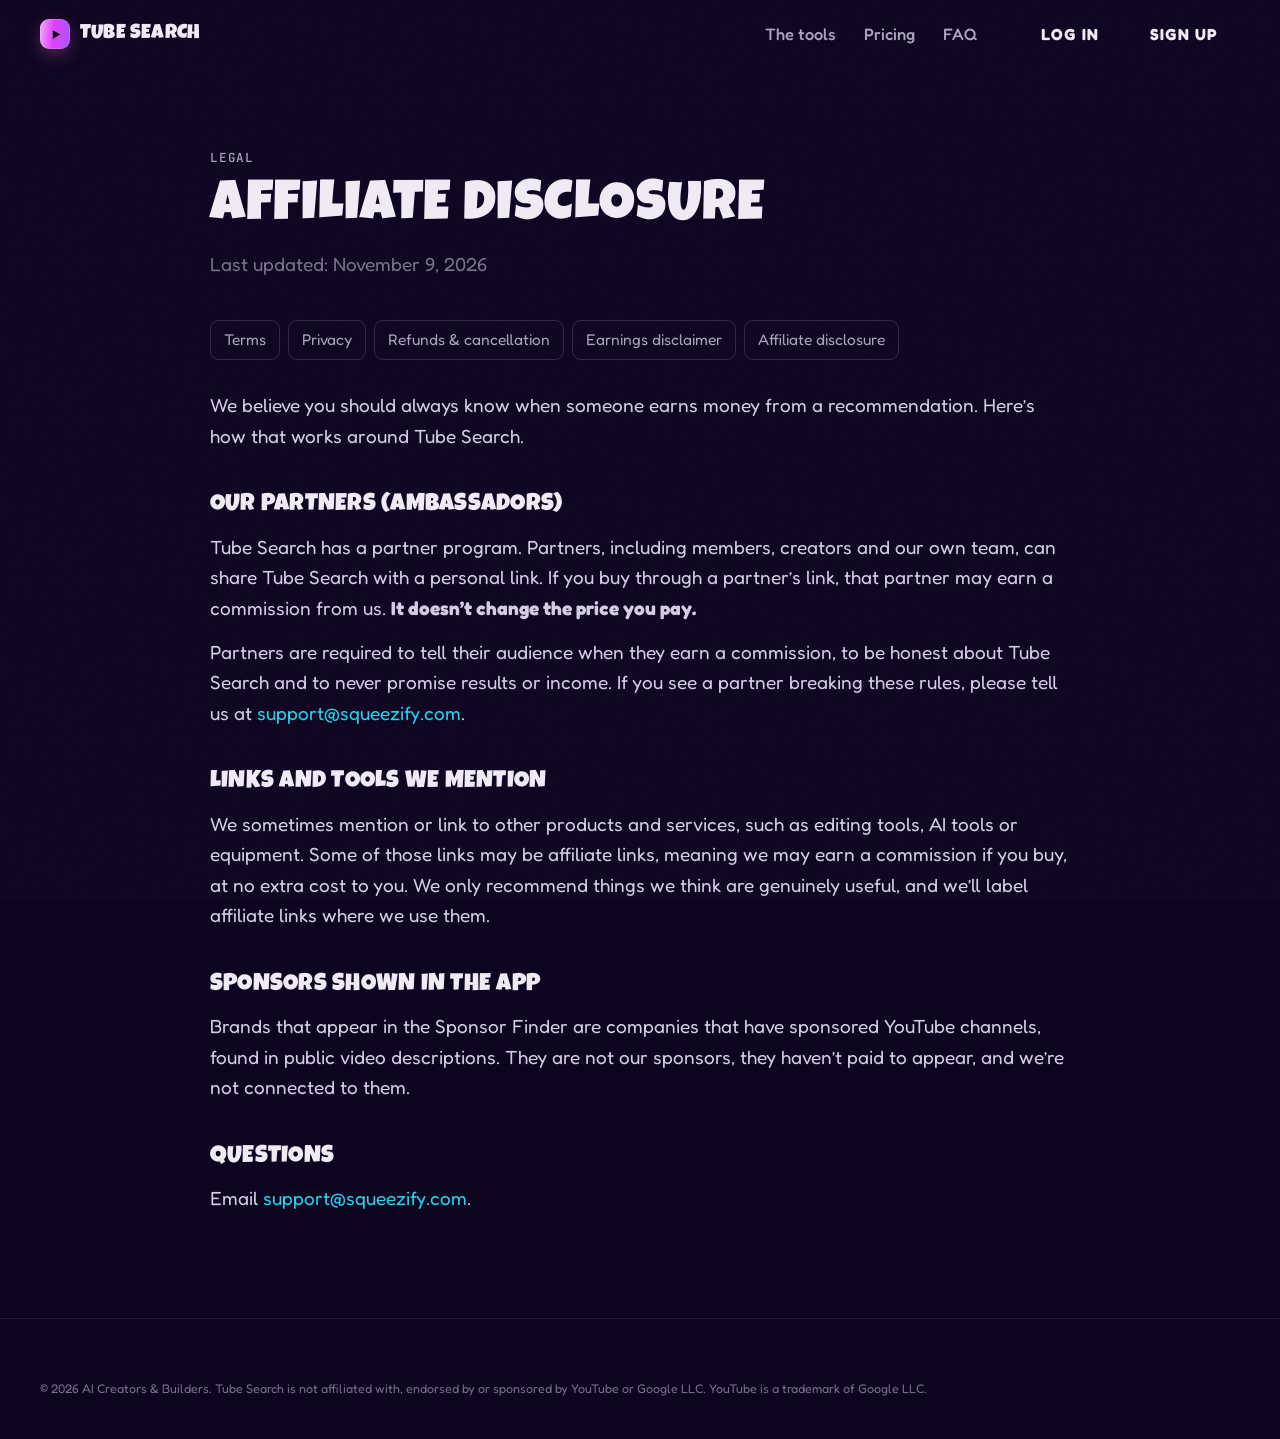
<file: affiliate-disclosure.html>
<!doctype html>
<html lang="en">
<head>
<meta charset="utf-8"><meta name="viewport" content="width=device-width, initial-scale=1">
<title>Affiliate Disclosure · Tube Search</title>
<meta name="description" content="How partners and commissions work around Tube Search.">
<meta name="theme-color" content="#07040F">
<link rel="icon" href="data:image/svg+xml,%3Csvg xmlns='http://www.w3.org/2000/svg' viewBox='0 0 64 64'%3E%3Cdefs%3E%3ClinearGradient id='g' x1='0' y1='0' x2='1' y2='1'%3E%3Cstop offset='0' stop-color='%23F472B6'/%3E%3Cstop offset='1' stop-color='%2322D3EE'/%3E%3C/linearGradient%3E%3C/defs%3E%3Crect width='64' height='64' rx='16' fill='url(%23g)'/%3E%3Cpath d='M25 19l22 13-22 13z' fill='%2312061F'/%3E%3C/svg%3E">
<link rel="preconnect" href="https://fonts.googleapis.com"><link rel="preconnect" href="https://fonts.gstatic.com" crossorigin>
<link href="https://fonts.googleapis.com/css2?family=Luckiest+Guy&family=Fredoka:wght@400;500;600;700&family=Rubik:wght@400;500;600;700;800;900&family=Inter:wght@400;500;600;700&family=JetBrains+Mono:wght@500;600&display=swap" rel="stylesheet">
<link rel="stylesheet" href="css/site.css?v=4l">
<link rel="stylesheet" href="css/trek.css?v=4l">
</head>
<body>
<div id="prog"></div><div class="grain"></div>
<header class="nav solid"><div class="wrap">
  <a class="logo" href="index.html" aria-label="Tube Search home"><b><svg viewBox="0 0 24 24"><path d="M7 4l14 8-14 8z"/></svg></b>Tube Search</a>
  <nav class="nav-links" aria-label="Main"><a href="index.html#tools">The tools</a><a href="index.html#pricing">Pricing</a><a href="index.html#faq">FAQ</a></nav>
  <div class="nav-cta"><a class="btn btn-ghost btn-sm" data-m="/login" href="https://tubesearch-members.tubesearch.workers.dev/login">Log in</a><a class="btn btn-hot btn-sm" href="signup.html">Sign up</a></div>
  <button class="burger" aria-label="Open the menu" aria-expanded="false">☰</button>
</div></header>
<nav class="mnav" aria-label="Phone menu"><a href="index.html#tools">The tools</a><a href="index.html#pricing">Pricing</a><a data-m="/login" href="https://tubesearch-members.tubesearch.workers.dev/login">Log in</a><a class="btn btn-hot" href="signup.html">Sign up</a></nav>
<main class="page" id="main"><div class="wrap">
  <span class="kick">Legal</span>
  <h1>Affiliate Disclosure</h1>
  <p class="meta">Last updated: November 9, 2026</p>
  <div class="toc"><a href="terms.html">Terms</a><a href="privacy.html">Privacy</a><a href="refunds.html">Refunds &amp; cancellation</a><a href="earnings-disclaimer.html">Earnings disclaimer</a><a href="affiliate-disclosure.html">Affiliate disclosure</a></div>
  <div class="doc">

<p>We believe you should always know when someone earns money from a recommendation. Here’s how that works around Tube Search.</p>

<h2>Our partners (ambassadors)</h2>
<p>Tube Search has a partner program. Partners, including members, creators and our own team, can share Tube Search with a personal link. If you buy through a partner’s link, that partner may earn a commission from us. <b>It doesn’t change the price you pay.</b></p>
<p>Partners are required to tell their audience when they earn a commission, to be honest about Tube Search and to never promise results or income. If you see a partner breaking these rules, please tell us at <a href="mailto:support@squeezify.com">support@squeezify.com</a>.</p>

<h2>Links and tools we mention</h2>
<p>We sometimes mention or link to other products and services, such as editing tools, AI tools or equipment. Some of those links may be affiliate links, meaning we may earn a commission if you buy, at no extra cost to you. We only recommend things we think are genuinely useful, and we’ll label affiliate links where we use them.</p>

<h2>Sponsors shown in the app</h2>
<p>Brands that appear in the Sponsor Finder are companies that have sponsored YouTube channels, found in public video descriptions. They are not our sponsors, they haven’t paid to appear, and we’re not connected to them.</p>

<h2>Questions</h2>
<p>Email <a href="mailto:support@squeezify.com">support@squeezify.com</a>.</p>

  </div>
</div></main>
<footer><div class="wrap"><div class="legal-note" style="border:0;margin:0;padding:0"><p>© <span data-year>2026</span> AI Creators &amp; Builders. Tube Search is not affiliated with, endorsed by or sponsored by YouTube or Google LLC. YouTube is a trademark of Google LLC.</p></div></div></footer>
<script src="js/site.js?v=4l"></script>
</body>
</html>
</file>
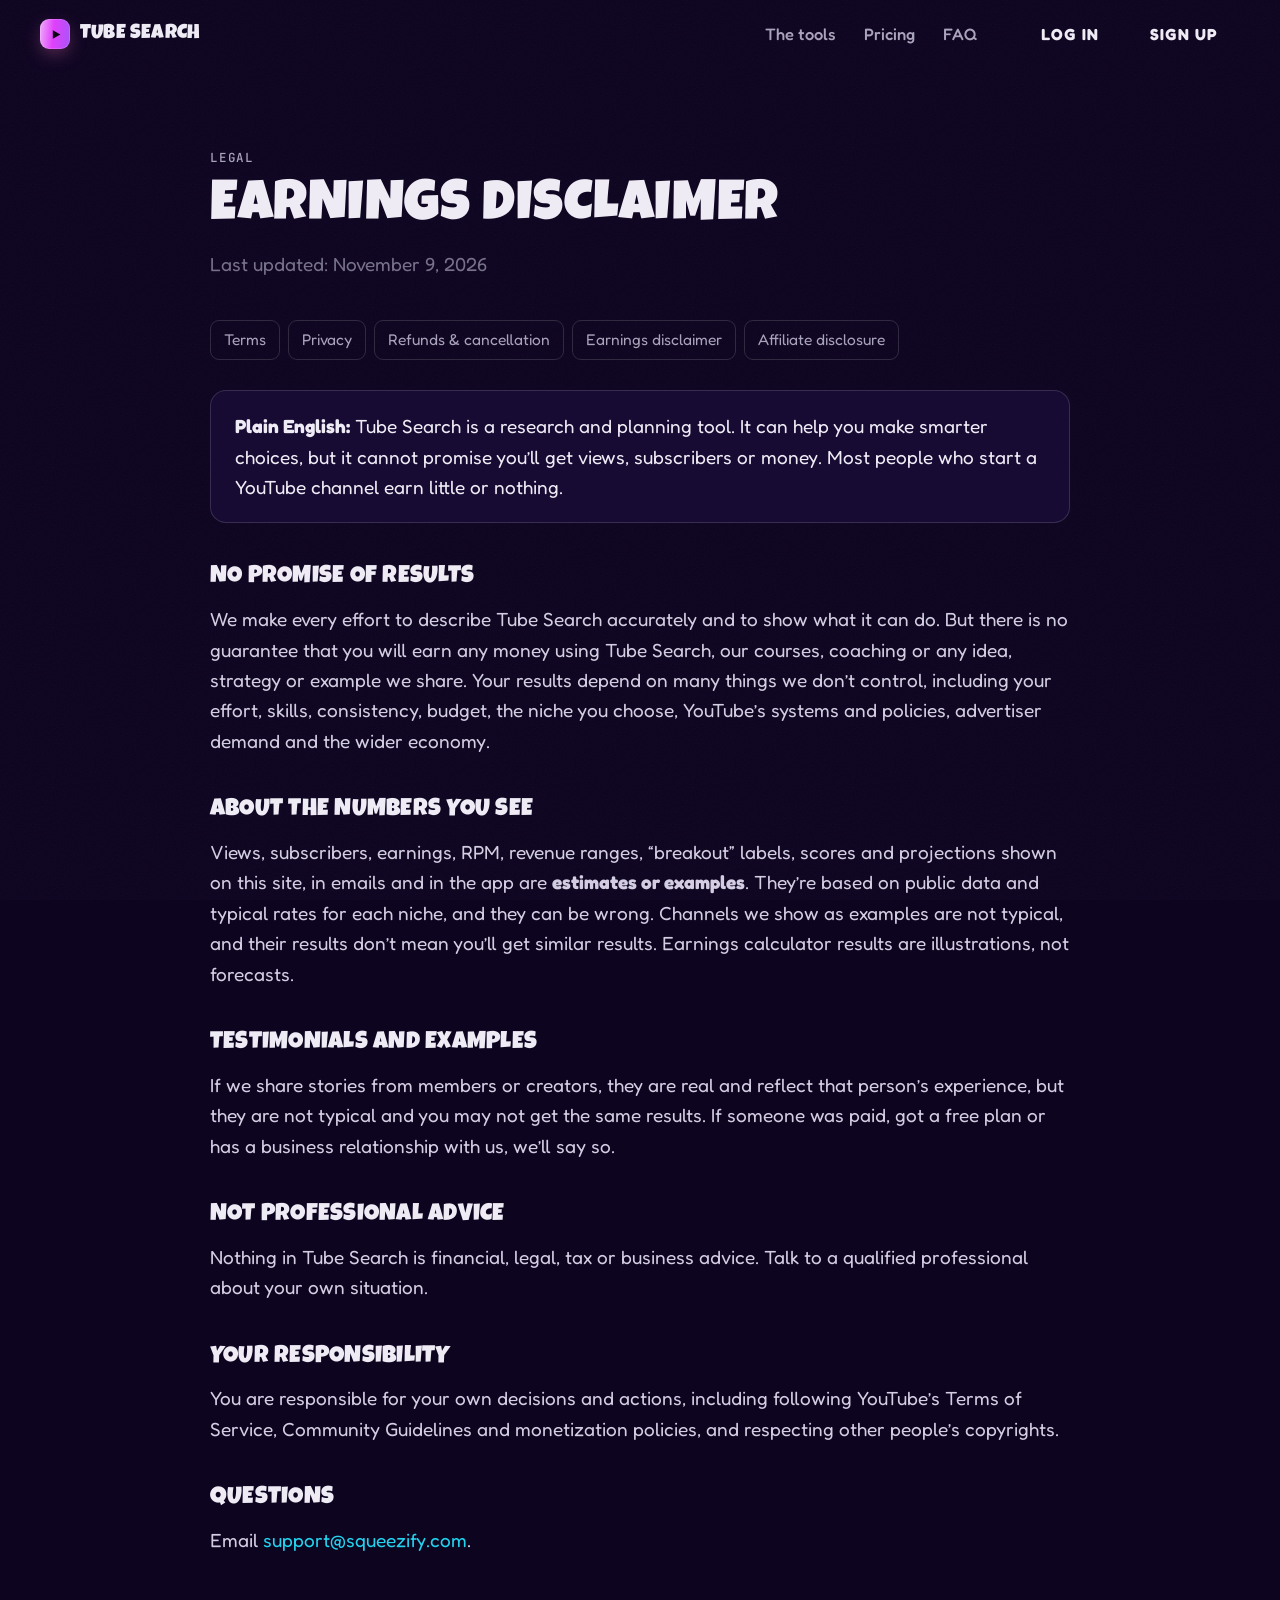
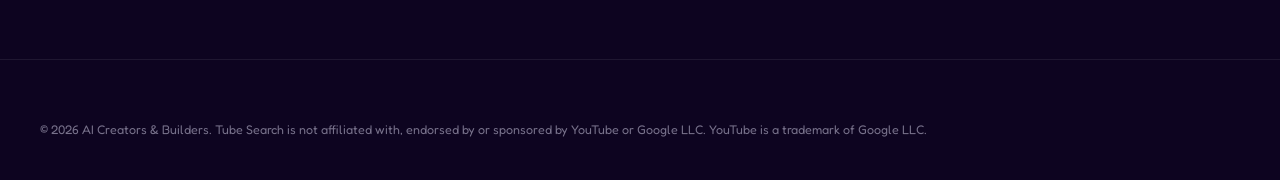
<file: earnings-disclaimer.html>
<!doctype html>
<html lang="en">
<head>
<meta charset="utf-8"><meta name="viewport" content="width=device-width, initial-scale=1">
<title>Earnings Disclaimer · Tube Search</title>
<meta name="description" content="Tube Search does not promise any income or results.">
<meta name="theme-color" content="#07040F">
<link rel="icon" href="data:image/svg+xml,%3Csvg xmlns='http://www.w3.org/2000/svg' viewBox='0 0 64 64'%3E%3Cdefs%3E%3ClinearGradient id='g' x1='0' y1='0' x2='1' y2='1'%3E%3Cstop offset='0' stop-color='%23F472B6'/%3E%3Cstop offset='1' stop-color='%2322D3EE'/%3E%3C/linearGradient%3E%3C/defs%3E%3Crect width='64' height='64' rx='16' fill='url(%23g)'/%3E%3Cpath d='M25 19l22 13-22 13z' fill='%2312061F'/%3E%3C/svg%3E">
<link rel="preconnect" href="https://fonts.googleapis.com"><link rel="preconnect" href="https://fonts.gstatic.com" crossorigin>
<link href="https://fonts.googleapis.com/css2?family=Luckiest+Guy&family=Fredoka:wght@400;500;600;700&family=Rubik:wght@400;500;600;700;800;900&family=Inter:wght@400;500;600;700&family=JetBrains+Mono:wght@500;600&display=swap" rel="stylesheet">
<link rel="stylesheet" href="css/site.css?v=4l">
<link rel="stylesheet" href="css/trek.css?v=4l">
</head>
<body>
<div id="prog"></div><div class="grain"></div>
<header class="nav solid"><div class="wrap">
  <a class="logo" href="index.html" aria-label="Tube Search home"><b><svg viewBox="0 0 24 24"><path d="M7 4l14 8-14 8z"/></svg></b>Tube Search</a>
  <nav class="nav-links" aria-label="Main"><a href="index.html#tools">The tools</a><a href="index.html#pricing">Pricing</a><a href="index.html#faq">FAQ</a></nav>
  <div class="nav-cta"><a class="btn btn-ghost btn-sm" data-m="/login" href="https://tubesearch-members.tubesearch.workers.dev/login">Log in</a><a class="btn btn-hot btn-sm" href="signup.html">Sign up</a></div>
  <button class="burger" aria-label="Open the menu" aria-expanded="false">☰</button>
</div></header>
<nav class="mnav" aria-label="Phone menu"><a href="index.html#tools">The tools</a><a href="index.html#pricing">Pricing</a><a data-m="/login" href="https://tubesearch-members.tubesearch.workers.dev/login">Log in</a><a class="btn btn-hot" href="signup.html">Sign up</a></nav>
<main class="page" id="main"><div class="wrap">
  <span class="kick">Legal</span>
  <h1>Earnings Disclaimer</h1>
  <p class="meta">Last updated: November 9, 2026</p>
  <div class="toc"><a href="terms.html">Terms</a><a href="privacy.html">Privacy</a><a href="refunds.html">Refunds &amp; cancellation</a><a href="earnings-disclaimer.html">Earnings disclaimer</a><a href="affiliate-disclosure.html">Affiliate disclosure</a></div>
  <div class="doc">

<div class="box-note"><b>Plain English:</b> Tube Search is a research and planning tool. It can help you make smarter choices, but it cannot promise you’ll get views, subscribers or money. Most people who start a YouTube channel earn little or nothing.</div>

<h2>No promise of results</h2>
<p>We make every effort to describe Tube Search accurately and to show what it can do. But there is no guarantee that you will earn any money using Tube Search, our courses, coaching or any idea, strategy or example we share. Your results depend on many things we don’t control, including your effort, skills, consistency, budget, the niche you choose, YouTube’s systems and policies, advertiser demand and the wider economy.</p>

<h2>About the numbers you see</h2>
<p>Views, subscribers, earnings, RPM, revenue ranges, “breakout” labels, scores and projections shown on this site, in emails and in the app are <b>estimates or examples</b>. They’re based on public data and typical rates for each niche, and they can be wrong. Channels we show as examples are not typical, and their results don’t mean you’ll get similar results. Earnings calculator results are illustrations, not forecasts.</p>

<h2>Testimonials and examples</h2>
<p>If we share stories from members or creators, they are real and reflect that person’s experience, but they are not typical and you may not get the same results. If someone was paid, got a free plan or has a business relationship with us, we’ll say so.</p>

<h2>Not professional advice</h2>
<p>Nothing in Tube Search is financial, legal, tax or business advice. Talk to a qualified professional about your own situation.</p>

<h2>Your responsibility</h2>
<p>You are responsible for your own decisions and actions, including following YouTube’s Terms of Service, Community Guidelines and monetization policies, and respecting other people’s copyrights.</p>

<h2>Questions</h2>
<p>Email <a href="mailto:support@squeezify.com">support@squeezify.com</a>.</p>

  </div>
</div></main>
<footer><div class="wrap"><div class="legal-note" style="border:0;margin:0;padding:0"><p>© <span data-year>2026</span> AI Creators &amp; Builders. Tube Search is not affiliated with, endorsed by or sponsored by YouTube or Google LLC. YouTube is a trademark of Google LLC.</p></div></div></footer>
<script src="js/site.js?v=4l"></script>
</body>
</html>
</file>
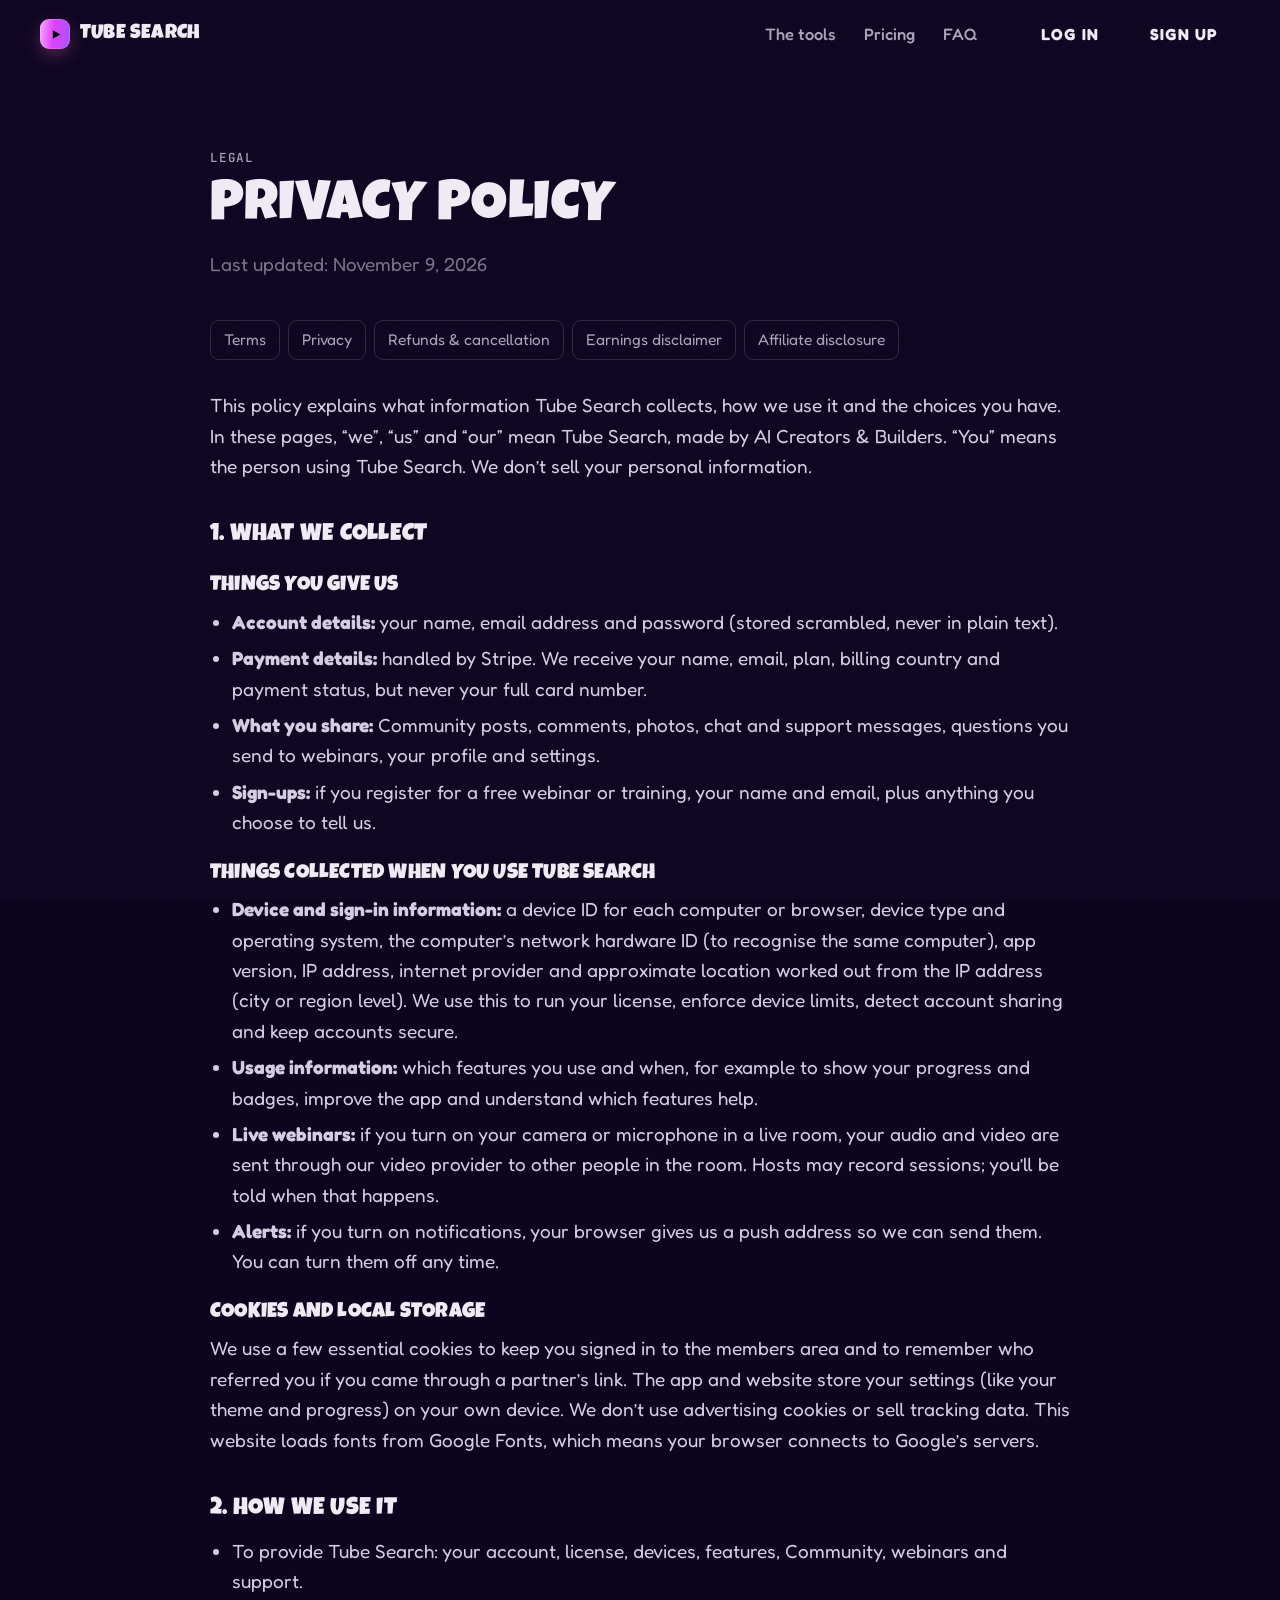
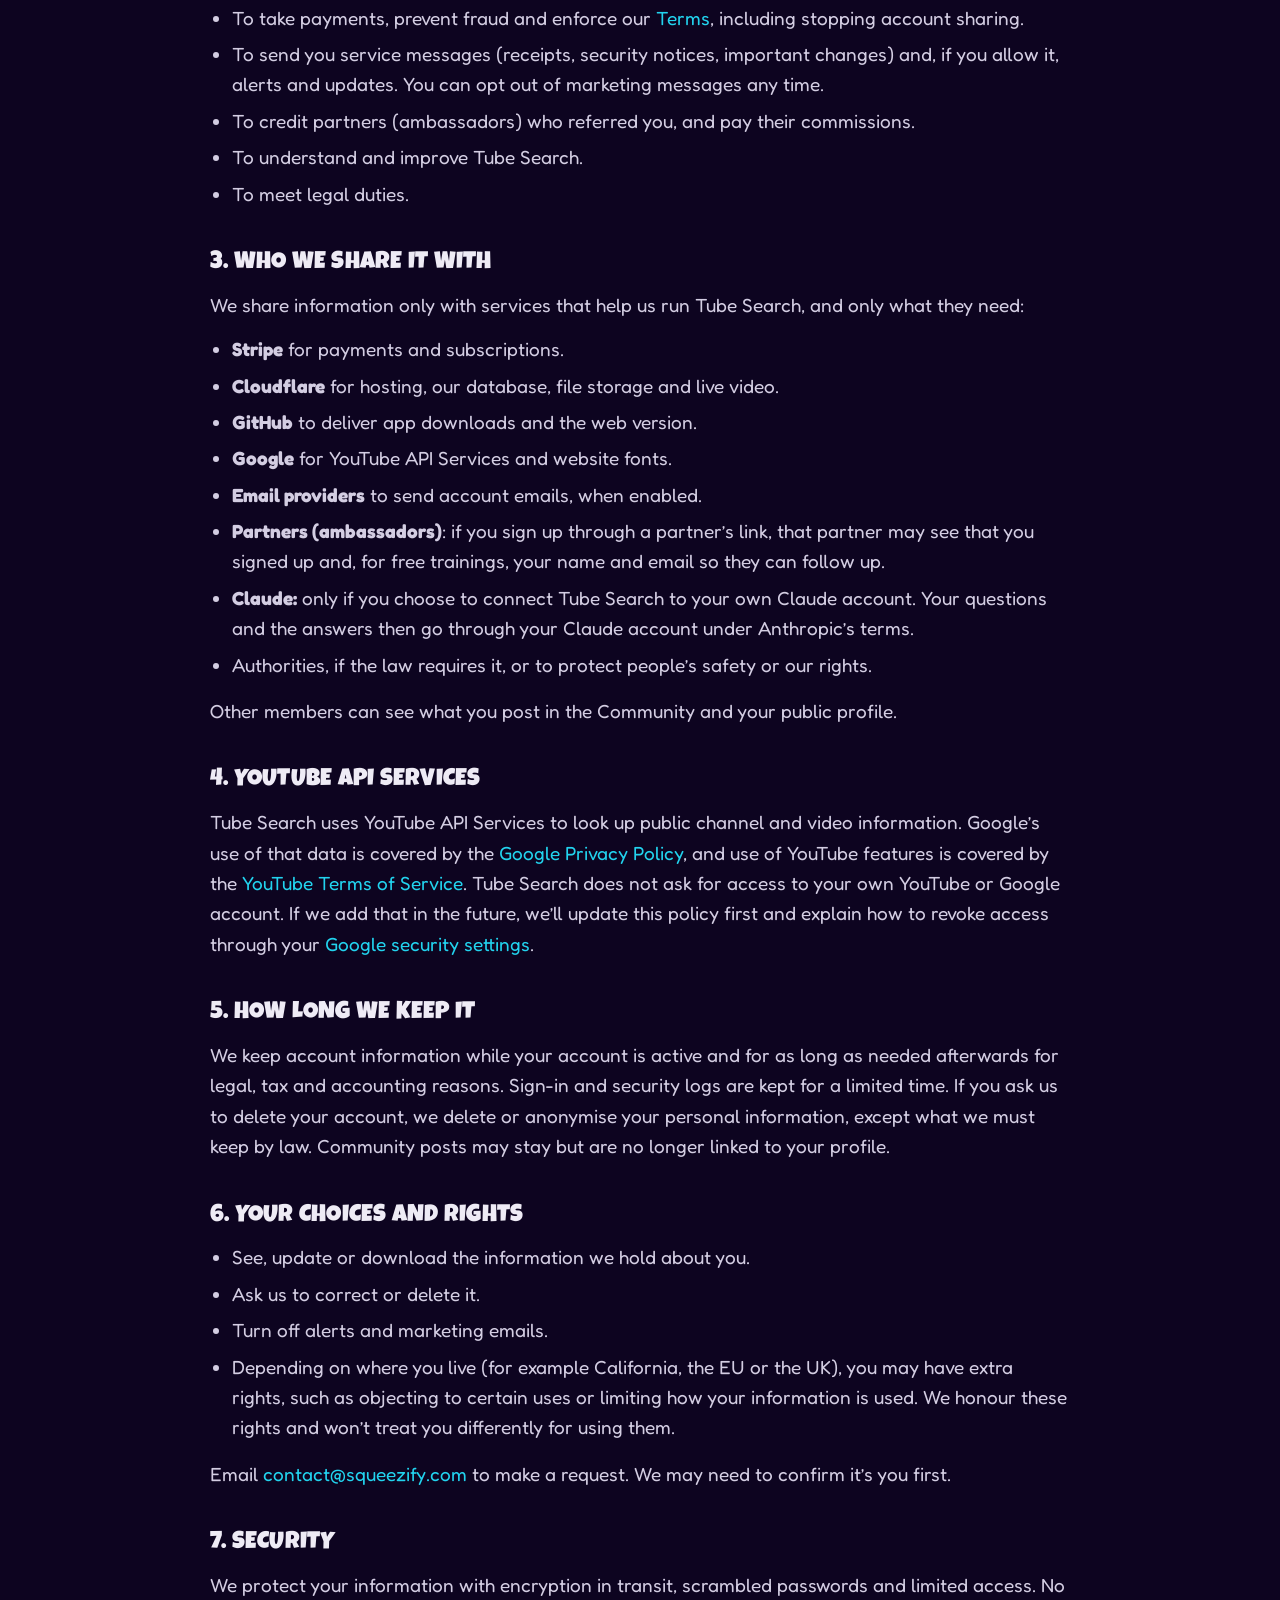
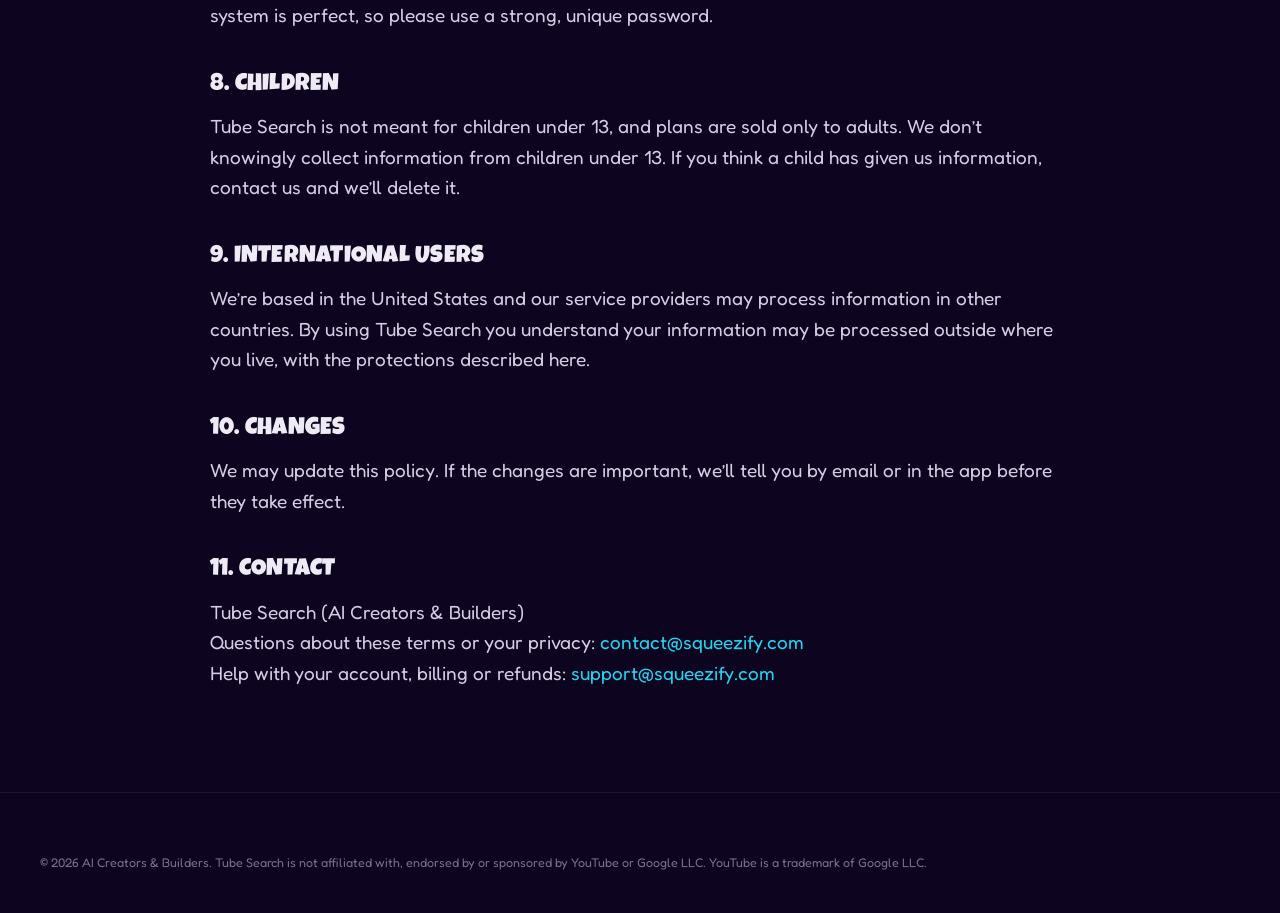
<file: privacy.html>
<!doctype html>
<html lang="en">
<head>
<meta charset="utf-8"><meta name="viewport" content="width=device-width, initial-scale=1">
<title>Privacy Policy · Tube Search</title>
<meta name="description" content="What Tube Search collects, why, and your choices.">
<meta name="theme-color" content="#07040F">
<link rel="icon" href="data:image/svg+xml,%3Csvg xmlns='http://www.w3.org/2000/svg' viewBox='0 0 64 64'%3E%3Cdefs%3E%3ClinearGradient id='g' x1='0' y1='0' x2='1' y2='1'%3E%3Cstop offset='0' stop-color='%23F472B6'/%3E%3Cstop offset='1' stop-color='%2322D3EE'/%3E%3C/linearGradient%3E%3C/defs%3E%3Crect width='64' height='64' rx='16' fill='url(%23g)'/%3E%3Cpath d='M25 19l22 13-22 13z' fill='%2312061F'/%3E%3C/svg%3E">
<link rel="preconnect" href="https://fonts.googleapis.com"><link rel="preconnect" href="https://fonts.gstatic.com" crossorigin>
<link href="https://fonts.googleapis.com/css2?family=Luckiest+Guy&family=Fredoka:wght@400;500;600;700&family=Rubik:wght@400;500;600;700;800;900&family=Inter:wght@400;500;600;700&family=JetBrains+Mono:wght@500;600&display=swap" rel="stylesheet">
<link rel="stylesheet" href="css/site.css?v=4l">
<link rel="stylesheet" href="css/trek.css?v=4l">
</head>
<body>
<div id="prog"></div><div class="grain"></div>
<header class="nav solid"><div class="wrap">
  <a class="logo" href="index.html" aria-label="Tube Search home"><b><svg viewBox="0 0 24 24"><path d="M7 4l14 8-14 8z"/></svg></b>Tube Search</a>
  <nav class="nav-links" aria-label="Main"><a href="index.html#tools">The tools</a><a href="index.html#pricing">Pricing</a><a href="index.html#faq">FAQ</a></nav>
  <div class="nav-cta"><a class="btn btn-ghost btn-sm" data-m="/login" href="https://tubesearch-members.tubesearch.workers.dev/login">Log in</a><a class="btn btn-hot btn-sm" href="signup.html">Sign up</a></div>
  <button class="burger" aria-label="Open the menu" aria-expanded="false">☰</button>
</div></header>
<nav class="mnav" aria-label="Phone menu"><a href="index.html#tools">The tools</a><a href="index.html#pricing">Pricing</a><a data-m="/login" href="https://tubesearch-members.tubesearch.workers.dev/login">Log in</a><a class="btn btn-hot" href="signup.html">Sign up</a></nav>
<main class="page" id="main"><div class="wrap">
  <span class="kick">Legal</span>
  <h1>Privacy Policy</h1>
  <p class="meta">Last updated: November 9, 2026</p>
  <div class="toc"><a href="terms.html">Terms</a><a href="privacy.html">Privacy</a><a href="refunds.html">Refunds &amp; cancellation</a><a href="earnings-disclaimer.html">Earnings disclaimer</a><a href="affiliate-disclosure.html">Affiliate disclosure</a></div>
  <div class="doc">

<p>This policy explains what information Tube Search collects, how we use it and the choices you have. In these pages, “we”, “us” and “our” mean Tube Search, made by AI Creators &amp; Builders. “You” means the person using Tube Search. We don’t sell your personal information.</p>

<h2>1. What we collect</h2>
<h3>Things you give us</h3>
<ul>
<li><b>Account details:</b> your name, email address and password (stored scrambled, never in plain text).</li>
<li><b>Payment details:</b> handled by Stripe. We receive your name, email, plan, billing country and payment status, but never your full card number.</li>
<li><b>What you share:</b> Community posts, comments, photos, chat and support messages, questions you send to webinars, your profile and settings.</li>
<li><b>Sign-ups:</b> if you register for a free webinar or training, your name and email, plus anything you choose to tell us.</li>
</ul>
<h3>Things collected when you use Tube Search</h3>
<ul>
<li><b>Device and sign-in information:</b> a device ID for each computer or browser, device type and operating system, the computer’s network hardware ID (to recognise the same computer), app version, IP address, internet provider and approximate location worked out from the IP address (city or region level). We use this to run your license, enforce device limits, detect account sharing and keep accounts secure.</li>
<li><b>Usage information:</b> which features you use and when, for example to show your progress and badges, improve the app and understand which features help.</li>
<li><b>Live webinars:</b> if you turn on your camera or microphone in a live room, your audio and video are sent through our video provider to other people in the room. Hosts may record sessions; you’ll be told when that happens.</li>
<li><b>Alerts:</b> if you turn on notifications, your browser gives us a push address so we can send them. You can turn them off any time.</li>
</ul>
<h3>Cookies and local storage</h3>
<p>We use a few essential cookies to keep you signed in to the members area and to remember who referred you if you came through a partner’s link. The app and website store your settings (like your theme and progress) on your own device. We don’t use advertising cookies or sell tracking data. This website loads fonts from Google Fonts, which means your browser connects to Google’s servers.</p>

<h2>2. How we use it</h2>
<ul>
<li>To provide Tube Search: your account, license, devices, features, Community, webinars and support.</li>
<li>To take payments, prevent fraud and enforce our <a href="terms.html">Terms</a>, including stopping account sharing.</li>
<li>To send you service messages (receipts, security notices, important changes) and, if you allow it, alerts and updates. You can opt out of marketing messages any time.</li>
<li>To credit partners (ambassadors) who referred you, and pay their commissions.</li>
<li>To understand and improve Tube Search.</li>
<li>To meet legal duties.</li>
</ul>

<h2>3. Who we share it with</h2>
<p>We share information only with services that help us run Tube Search, and only what they need:</p>
<ul>
<li><b>Stripe</b> for payments and subscriptions.</li>
<li><b>Cloudflare</b> for hosting, our database, file storage and live video.</li>
<li><b>GitHub</b> to deliver app downloads and the web version.</li>
<li><b>Google</b> for YouTube API Services and website fonts.</li>
<li><b>Email providers</b> to send account emails, when enabled.</li>
<li><b>Partners (ambassadors)</b>: if you sign up through a partner’s link, that partner may see that you signed up and, for free trainings, your name and email so they can follow up.</li>
<li><b>Claude:</b> only if you choose to connect Tube Search to your own Claude account. Your questions and the answers then go through your Claude account under Anthropic’s terms.</li>
<li>Authorities, if the law requires it, or to protect people’s safety or our rights.</li>
</ul>
<p>Other members can see what you post in the Community and your public profile.</p>

<h2>4. YouTube API Services</h2>
<p>Tube Search uses YouTube API Services to look up public channel and video information. Google’s use of that data is covered by the <a href="https://policies.google.com/privacy" target="_blank" rel="noopener">Google Privacy Policy</a>, and use of YouTube features is covered by the <a href="https://www.youtube.com/t/terms" target="_blank" rel="noopener">YouTube Terms of Service</a>. Tube Search does not ask for access to your own YouTube or Google account. If we add that in the future, we’ll update this policy first and explain how to revoke access through your <a href="https://security.google.com/settings/security/permissions" target="_blank" rel="noopener">Google security settings</a>.</p>

<h2>5. How long we keep it</h2>
<p>We keep account information while your account is active and for as long as needed afterwards for legal, tax and accounting reasons. Sign-in and security logs are kept for a limited time. If you ask us to delete your account, we delete or anonymise your personal information, except what we must keep by law. Community posts may stay but are no longer linked to your profile.</p>

<h2>6. Your choices and rights</h2>
<ul>
<li>See, update or download the information we hold about you.</li>
<li>Ask us to correct or delete it.</li>
<li>Turn off alerts and marketing emails.</li>
<li>Depending on where you live (for example California, the EU or the UK), you may have extra rights, such as objecting to certain uses or limiting how your information is used. We honour these rights and won’t treat you differently for using them.</li>
</ul>
<p>Email <a href="mailto:contact@squeezify.com">contact@squeezify.com</a> to make a request. We may need to confirm it’s you first.</p>

<h2>7. Security</h2>
<p>We protect your information with encryption in transit, scrambled passwords and limited access. No system is perfect, so please use a strong, unique password.</p>

<h2>8. Children</h2>
<p>Tube Search is not meant for children under 13, and plans are sold only to adults. We don’t knowingly collect information from children under 13. If you think a child has given us information, contact us and we’ll delete it.</p>

<h2>9. International users</h2>
<p>We’re based in the United States and our service providers may process information in other countries. By using Tube Search you understand your information may be processed outside where you live, with the protections described here.</p>

<h2>10. Changes</h2>
<p>We may update this policy. If the changes are important, we’ll tell you by email or in the app before they take effect.</p>

<h2>11. Contact</h2>
<p>Tube Search (AI Creators &amp; Builders)<br>Questions about these terms or your privacy: <a href="mailto:contact@squeezify.com">contact@squeezify.com</a><br>Help with your account, billing or refunds: <a href="mailto:support@squeezify.com">support@squeezify.com</a></p>

  </div>
</div></main>
<footer><div class="wrap"><div class="legal-note" style="border:0;margin:0;padding:0"><p>© <span data-year>2026</span> AI Creators &amp; Builders. Tube Search is not affiliated with, endorsed by or sponsored by YouTube or Google LLC. YouTube is a trademark of Google LLC.</p></div></div></footer>
<script src="js/site.js?v=4l"></script>
</body>
</html>
</file>
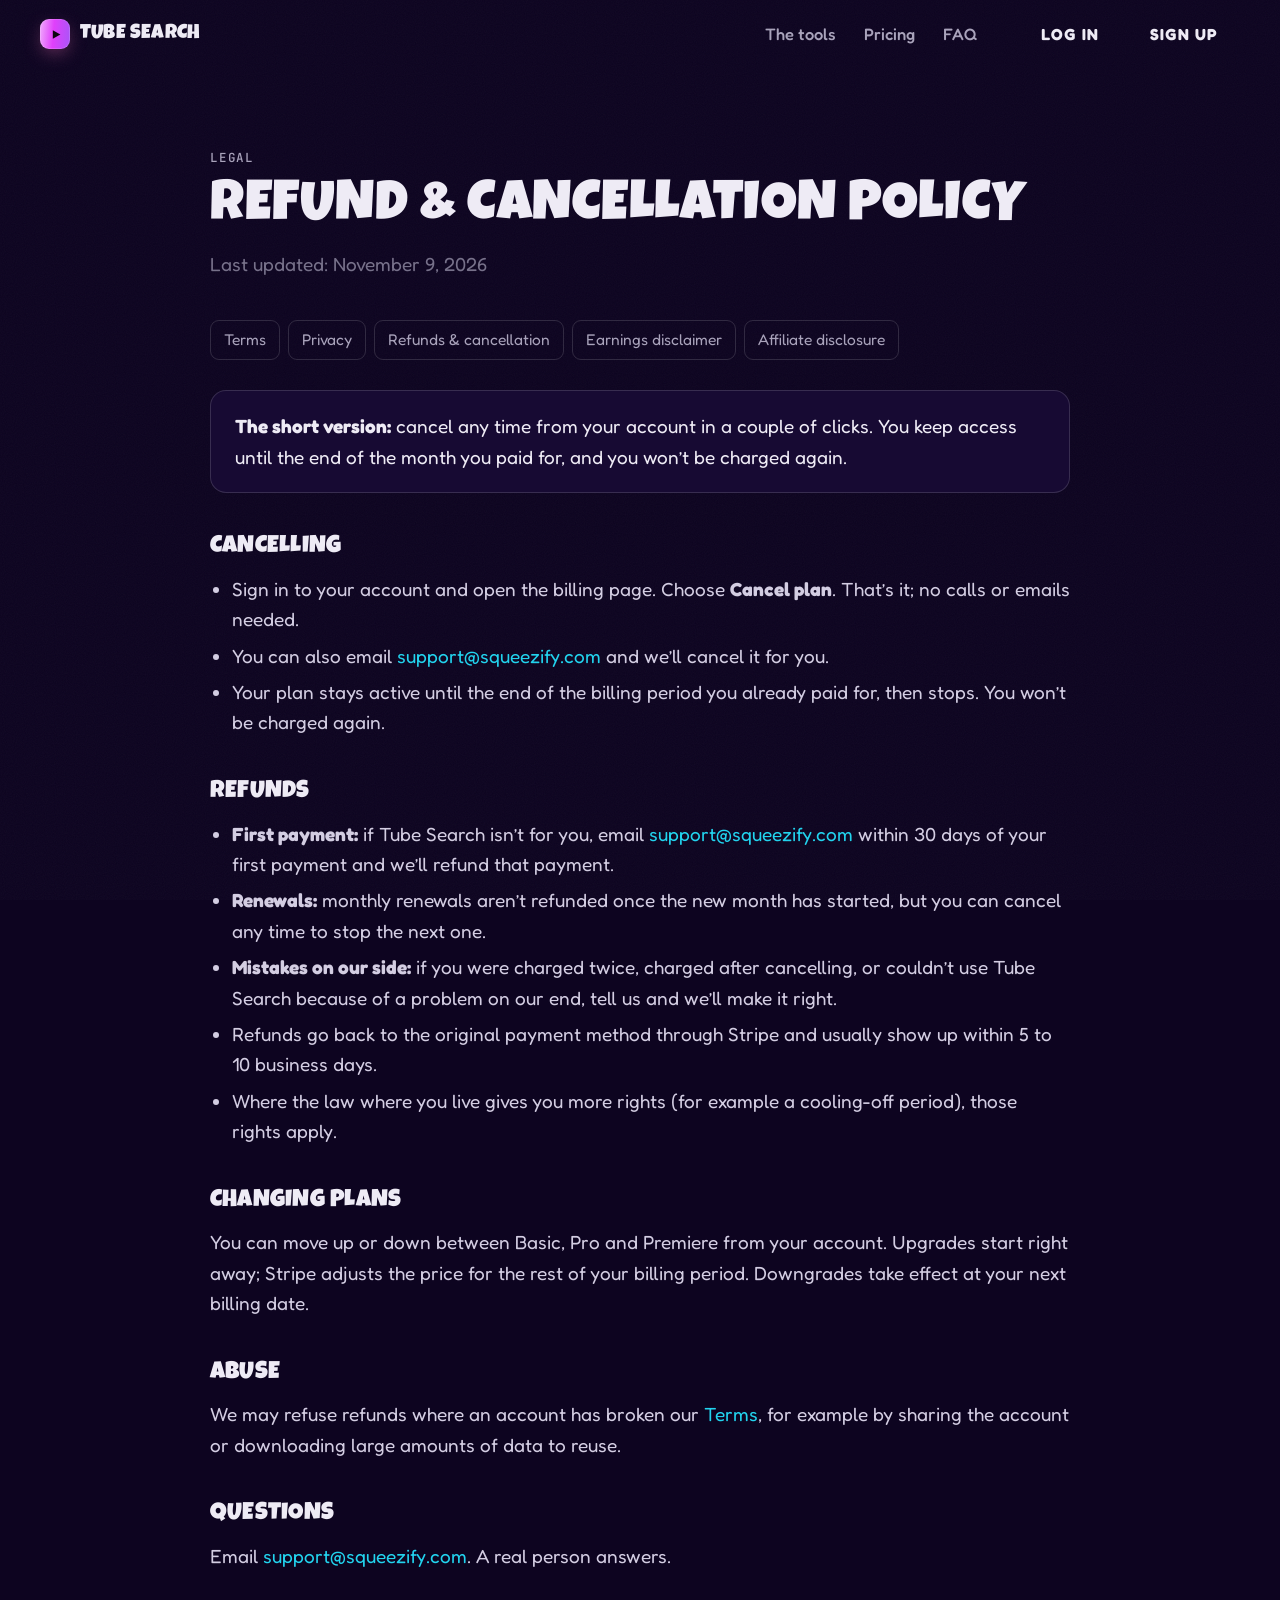
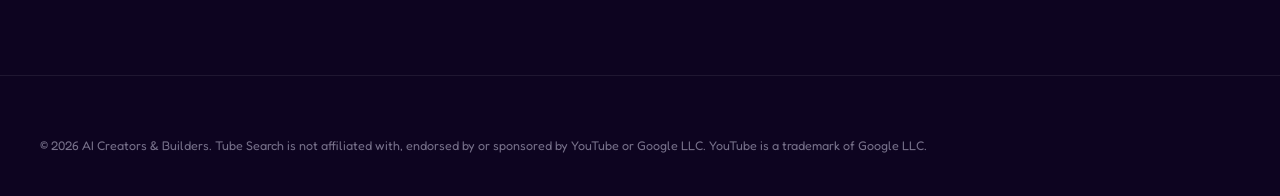
<file: refunds.html>
<!doctype html>
<html lang="en">
<head>
<meta charset="utf-8"><meta name="viewport" content="width=device-width, initial-scale=1">
<title>Refund &amp; Cancellation Policy · Tube Search</title>
<meta name="description" content="How cancelling and refunds work for Tube Search plans.">
<meta name="theme-color" content="#07040F">
<link rel="icon" href="data:image/svg+xml,%3Csvg xmlns='http://www.w3.org/2000/svg' viewBox='0 0 64 64'%3E%3Cdefs%3E%3ClinearGradient id='g' x1='0' y1='0' x2='1' y2='1'%3E%3Cstop offset='0' stop-color='%23F472B6'/%3E%3Cstop offset='1' stop-color='%2322D3EE'/%3E%3C/linearGradient%3E%3C/defs%3E%3Crect width='64' height='64' rx='16' fill='url(%23g)'/%3E%3Cpath d='M25 19l22 13-22 13z' fill='%2312061F'/%3E%3C/svg%3E">
<link rel="preconnect" href="https://fonts.googleapis.com"><link rel="preconnect" href="https://fonts.gstatic.com" crossorigin>
<link href="https://fonts.googleapis.com/css2?family=Luckiest+Guy&family=Fredoka:wght@400;500;600;700&family=Rubik:wght@400;500;600;700;800;900&family=Inter:wght@400;500;600;700&family=JetBrains+Mono:wght@500;600&display=swap" rel="stylesheet">
<link rel="stylesheet" href="css/site.css?v=4l">
<link rel="stylesheet" href="css/trek.css?v=4l">
</head>
<body>
<div id="prog"></div><div class="grain"></div>
<header class="nav solid"><div class="wrap">
  <a class="logo" href="index.html" aria-label="Tube Search home"><b><svg viewBox="0 0 24 24"><path d="M7 4l14 8-14 8z"/></svg></b>Tube Search</a>
  <nav class="nav-links" aria-label="Main"><a href="index.html#tools">The tools</a><a href="index.html#pricing">Pricing</a><a href="index.html#faq">FAQ</a></nav>
  <div class="nav-cta"><a class="btn btn-ghost btn-sm" data-m="/login" href="https://tubesearch-members.tubesearch.workers.dev/login">Log in</a><a class="btn btn-hot btn-sm" href="signup.html">Sign up</a></div>
  <button class="burger" aria-label="Open the menu" aria-expanded="false">☰</button>
</div></header>
<nav class="mnav" aria-label="Phone menu"><a href="index.html#tools">The tools</a><a href="index.html#pricing">Pricing</a><a data-m="/login" href="https://tubesearch-members.tubesearch.workers.dev/login">Log in</a><a class="btn btn-hot" href="signup.html">Sign up</a></nav>
<main class="page" id="main"><div class="wrap">
  <span class="kick">Legal</span>
  <h1>Refund &amp; Cancellation Policy</h1>
  <p class="meta">Last updated: November 9, 2026</p>
  <div class="toc"><a href="terms.html">Terms</a><a href="privacy.html">Privacy</a><a href="refunds.html">Refunds &amp; cancellation</a><a href="earnings-disclaimer.html">Earnings disclaimer</a><a href="affiliate-disclosure.html">Affiliate disclosure</a></div>
  <div class="doc">

<div class="box-note"><b>The short version:</b> cancel any time from your account in a couple of clicks. You keep access until the end of the month you paid for, and you won’t be charged again.</div>

<h2>Cancelling</h2>
<ul>
<li>Sign in to your account and open the billing page. Choose <b>Cancel plan</b>. That’s it; no calls or emails needed.</li>
<li>You can also email <a href="mailto:support@squeezify.com">support@squeezify.com</a> and we’ll cancel it for you.</li>
<li>Your plan stays active until the end of the billing period you already paid for, then stops. You won’t be charged again.</li>
</ul>

<h2>Refunds</h2>
<ul>
<li><b>First payment:</b> if Tube Search isn’t for you, email <a href="mailto:support@squeezify.com">support@squeezify.com</a> within 30 days of your first payment and we’ll refund that payment.</li>
<li><b>Renewals:</b> monthly renewals aren’t refunded once the new month has started, but you can cancel any time to stop the next one.</li>
<li><b>Mistakes on our side:</b> if you were charged twice, charged after cancelling, or couldn’t use Tube Search because of a problem on our end, tell us and we’ll make it right.</li>
<li>Refunds go back to the original payment method through Stripe and usually show up within 5 to 10 business days.</li>
<li>Where the law where you live gives you more rights (for example a cooling-off period), those rights apply.</li>
</ul>

<h2>Changing plans</h2>
<p>You can move up or down between Basic, Pro and Premiere from your account. Upgrades start right away; Stripe adjusts the price for the rest of your billing period. Downgrades take effect at your next billing date.</p>

<h2>Abuse</h2>
<p>We may refuse refunds where an account has broken our <a href="terms.html">Terms</a>, for example by sharing the account or downloading large amounts of data to reuse.</p>

<h2>Questions</h2>
<p>Email <a href="mailto:support@squeezify.com">support@squeezify.com</a>. A real person answers.</p>

  </div>
</div></main>
<footer><div class="wrap"><div class="legal-note" style="border:0;margin:0;padding:0"><p>© <span data-year>2026</span> AI Creators &amp; Builders. Tube Search is not affiliated with, endorsed by or sponsored by YouTube or Google LLC. YouTube is a trademark of Google LLC.</p></div></div></footer>
<script src="js/site.js?v=4l"></script>
</body>
</html>
</file>
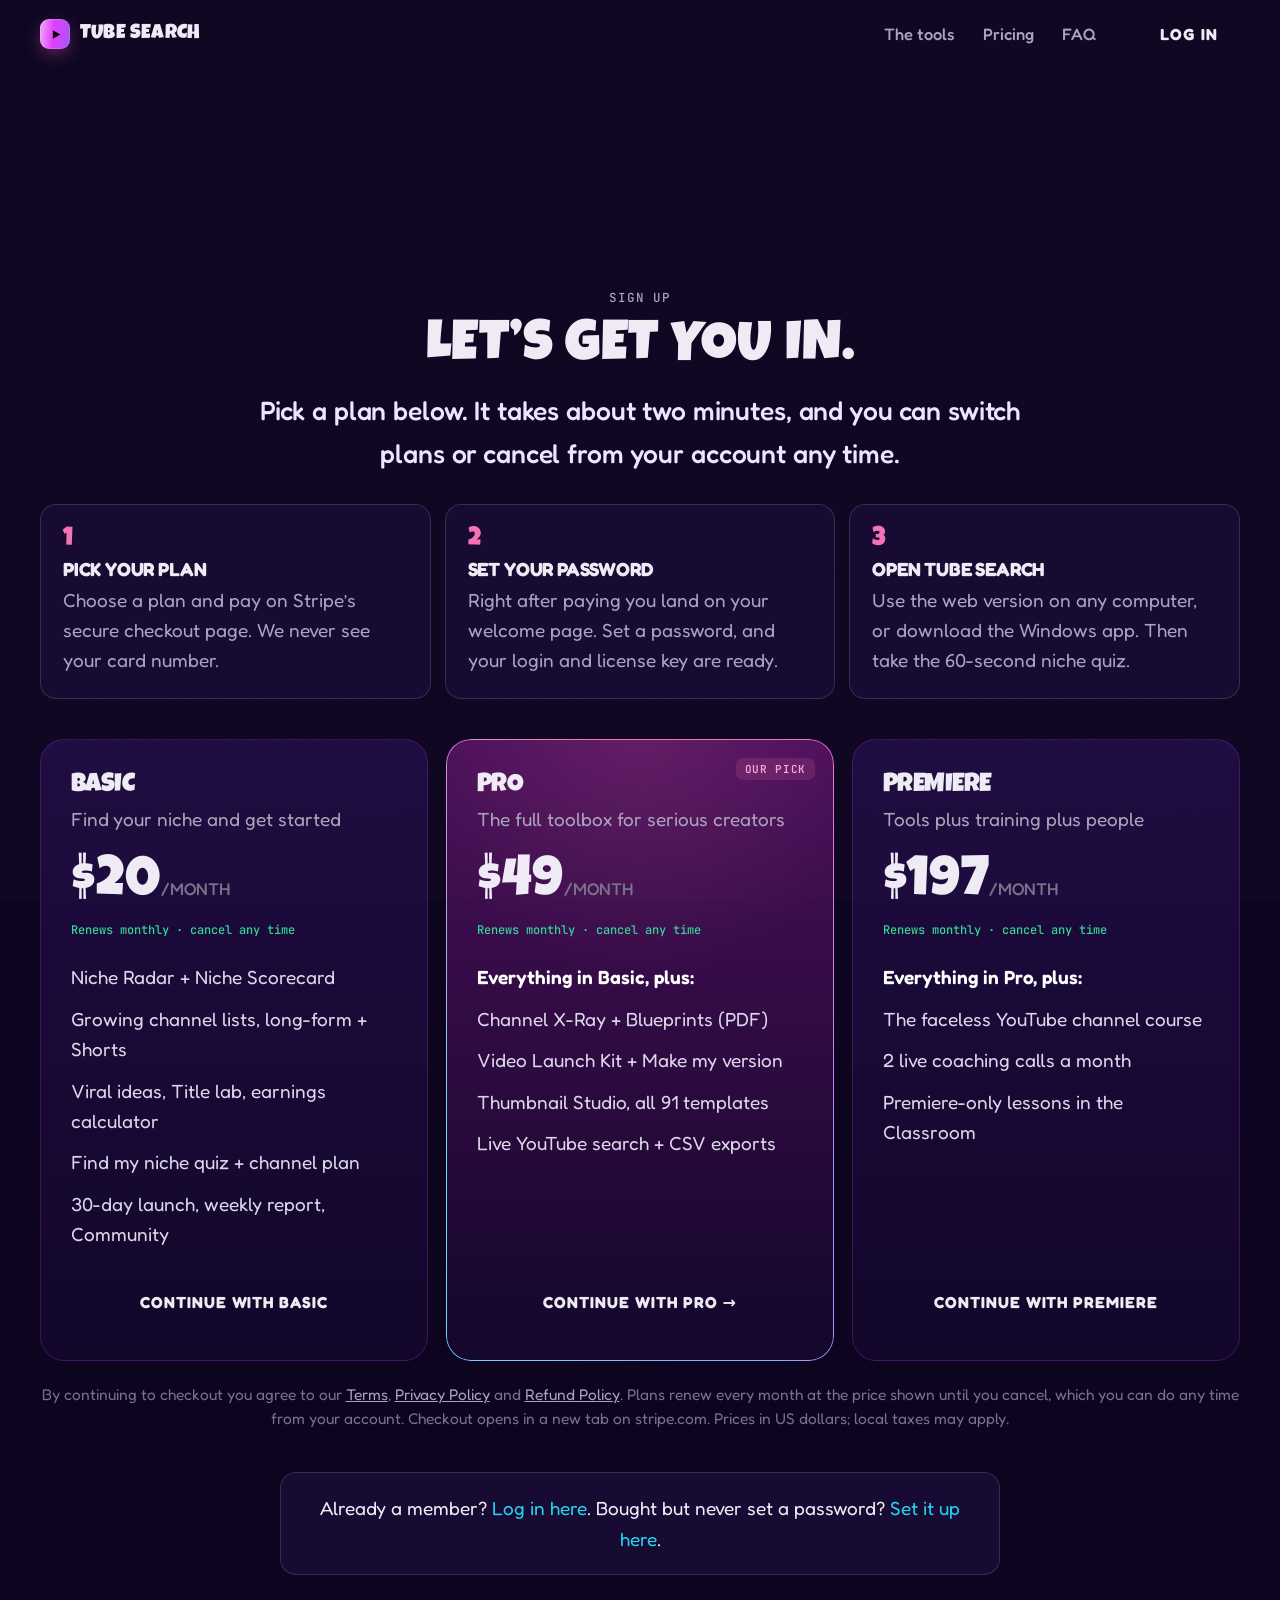
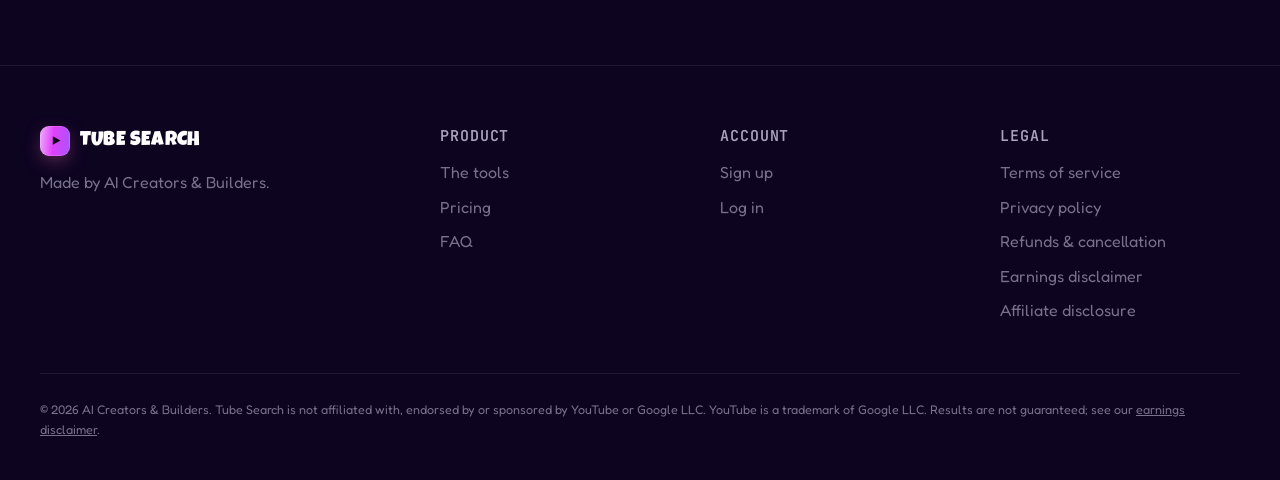
<file: signup.html>
<!doctype html>
<html lang="en">
<head>
<meta charset="utf-8"><meta name="viewport" content="width=device-width, initial-scale=1">
<title>Sign up · Tube Search</title>
<meta name="description" content="Pick your Tube Search plan. Secure checkout through Stripe, then set your password and you’re in.">
<meta name="theme-color" content="#07040F">
<link rel="icon" href="data:image/svg+xml,%3Csvg xmlns='http://www.w3.org/2000/svg' viewBox='0 0 64 64'%3E%3Cdefs%3E%3ClinearGradient id='g' x1='0' y1='0' x2='1' y2='1'%3E%3Cstop offset='0' stop-color='%23F472B6'/%3E%3Cstop offset='1' stop-color='%2322D3EE'/%3E%3C/linearGradient%3E%3C/defs%3E%3Crect width='64' height='64' rx='16' fill='url(%23g)'/%3E%3Cpath d='M25 19l22 13-22 13z' fill='%2312061F'/%3E%3C/svg%3E">
<link rel="preconnect" href="https://fonts.googleapis.com"><link rel="preconnect" href="https://fonts.gstatic.com" crossorigin>
<link href="https://fonts.googleapis.com/css2?family=Luckiest+Guy&family=Fredoka:wght@400;500;600;700&family=Rubik:wght@400;500;600;700;800;900&family=Inter:wght@400;500;600;700&family=JetBrains+Mono:wght@500;600&display=swap" rel="stylesheet">
<link rel="stylesheet" href="css/site.css?v=4l">
<link rel="stylesheet" href="css/trek.css?v=4l">
</head>
<body>
<div id="prog"></div><div class="grain"></div><canvas id="confetti"></canvas>
<header class="nav solid"><div class="wrap">
  <a class="logo" href="index.html" aria-label="Tube Search home"><b><svg viewBox="0 0 24 24"><path d="M7 4l14 8-14 8z"/></svg></b>Tube Search</a>
  <nav class="nav-links" aria-label="Main"><a href="index.html#tools">The tools</a><a href="index.html#pricing">Pricing</a><a href="index.html#faq">FAQ</a></nav>
  <div class="nav-cta"><a class="btn btn-ghost btn-sm" data-m="/login" href="https://tubesearch-members.tubesearch.workers.dev/login">Log in</a></div>
  <button class="burger" aria-label="Open the menu" aria-expanded="false">☰</button>
</div></header>
<nav class="mnav" aria-label="Phone menu"><a href="index.html#tools">The tools</a><a href="index.html#pricing">Pricing</a><a href="index.html#faq">FAQ</a><a data-m="/login" href="https://tubesearch-members.tubesearch.workers.dev/login">Log in</a></nav>

<main class="page" id="main" style="padding-top:130px">
  <div class="wrap" style="max-width:1200px">
    <div class="center">
      <span class="kick rv">Sign up</span>
      <h1 class="h2 rv">Let’s get you in.</h1>
      <p class="sub rv">Pick a plan below. It takes about two minutes, and you can switch plans or cancel from your account any time.</p>
    </div>
    <div class="join-steps">
      <div class="rv"><b>1</b><h4>Pick your plan</h4><p>Choose a plan and pay on Stripe’s secure checkout page. We never see your card number.</p></div>
      <div class="rv" data-d="100"><b>2</b><h4>Set your password</h4><p>Right after paying you land on your welcome page. Set a password, and your login and license key are ready.</p></div>
      <div class="rv" data-d="200"><b>3</b><h4>Open Tube Search</h4><p>Use the web version on any computer, or download the Windows app. Then take the 60-second niche quiz.</p></div>
    </div>


    <div class="prices" style="margin-top:20px">
      <div class="plan spot rv" data-plan="basic"><h3>Basic</h3><div class="for">Find your niche and get started</div><div class="price">$20<small>/month</small></div><div class="day">Renews monthly · cancel any time</div>
        <ul><li>Niche Radar + Niche Scorecard</li><li>Growing channel lists, long-form + Shorts</li><li>Viral ideas, Title lab, earnings calculator</li><li>Find my niche quiz + channel plan</li><li>30-day launch, weekly report, Community</li></ul>
        <a class="btn btn-ghost" data-pay="basic" href="https://buy.stripe.com/cNibJ196O8Gyc8A3NP4ZG01">Continue with Basic</a></div>
      <div class="plan best rv" data-plan="pro"><span class="bdg">Our pick</span><h3>Pro</h3><div class="for">The full toolbox for serious creators</div><div class="price">$49<small>/month</small></div><div class="day">Renews monthly · cancel any time</div>
        <ul><li class="plus">Everything in Basic, plus:</li><li>Channel X-Ray + Blueprints (PDF)</li><li>Video Launch Kit + Make my version</li><li>Thumbnail Studio, all 91 templates</li><li>Live YouTube search + CSV exports</li></ul>
        <a class="btn btn-hot" data-pay="pro" href="https://buy.stripe.com/14A4gz96O8Gy8Wo7014ZG02">Continue with Pro →</a></div>
      <div class="plan spot rv" data-plan="premiere"><h3>Premiere</h3><div class="for">Tools plus training plus people</div><div class="price">$197<small>/month</small></div><div class="day">Renews monthly · cancel any time</div>
        <ul><li class="plus">Everything in Pro, plus:</li><li>The faceless YouTube channel course</li><li>2 live coaching calls a month</li><li>Premiere-only lessons in the Classroom</li></ul>
        <a class="btn btn-ghost" data-pay="premiere" href="https://buy.stripe.com/cNi28r2Iq7Cu7Sk5VX4ZG03">Continue with Premiere</a></div>
    </div>
    <p class="fine">By continuing to checkout you agree to our <a href="terms.html">Terms</a>, <a href="privacy.html">Privacy Policy</a> and <a href="refunds.html">Refund Policy</a>. Plans renew every month at the price shown until you cancel, which you can do any time from your account. Checkout opens in a new tab on stripe.com. Prices in US dollars; local taxes may apply.</p>
    <div class="box-note center" style="max-width:720px;margin:40px auto 0">Already a member? <a data-m="/login" href="https://tubesearch-members.tubesearch.workers.dev/login" style="color:var(--cyan)">Log in here</a>. Bought but never set a password? <a data-m="/start" href="https://tubesearch-members.tubesearch.workers.dev/start" style="color:var(--cyan)">Set it up here</a>.</div>
  </div>
</main>

<footer><div class="wrap">
  <div class="foot">
    <div><a class="logo" href="index.html" style="margin-bottom:14px"><b><svg viewBox="0 0 24 24"><path d="M7 4l14 8-14 8z"/></svg></b>Tube Search</a><p>Made by AI Creators &amp; Builders.</p></div>
    <div><h5>Product</h5><a href="index.html#tools">The tools</a><a href="index.html#pricing">Pricing</a><a href="index.html#faq">FAQ</a></div>
    <div><h5>Account</h5><a href="signup.html">Sign up</a><a data-m="/login" href="https://tubesearch-members.tubesearch.workers.dev/login">Log in</a></div>
    <div><h5>Legal</h5><a href="terms.html">Terms of service</a><a href="privacy.html">Privacy policy</a><a href="refunds.html">Refunds &amp; cancellation</a><a href="earnings-disclaimer.html">Earnings disclaimer</a><a href="affiliate-disclosure.html">Affiliate disclosure</a></div>
  </div>
  <div class="legal-note"><p>© <span data-year>2026</span> AI Creators &amp; Builders. Tube Search is not affiliated with, endorsed by or sponsored by YouTube or Google LLC. YouTube is a trademark of Google LLC. Results are not guaranteed; see our <a href="earnings-disclaimer.html" style="color:inherit">earnings disclaimer</a>.</p></div>
</div></footer>
<script src="js/site.js?v=4l"></script>
</body>
</html>
</file>
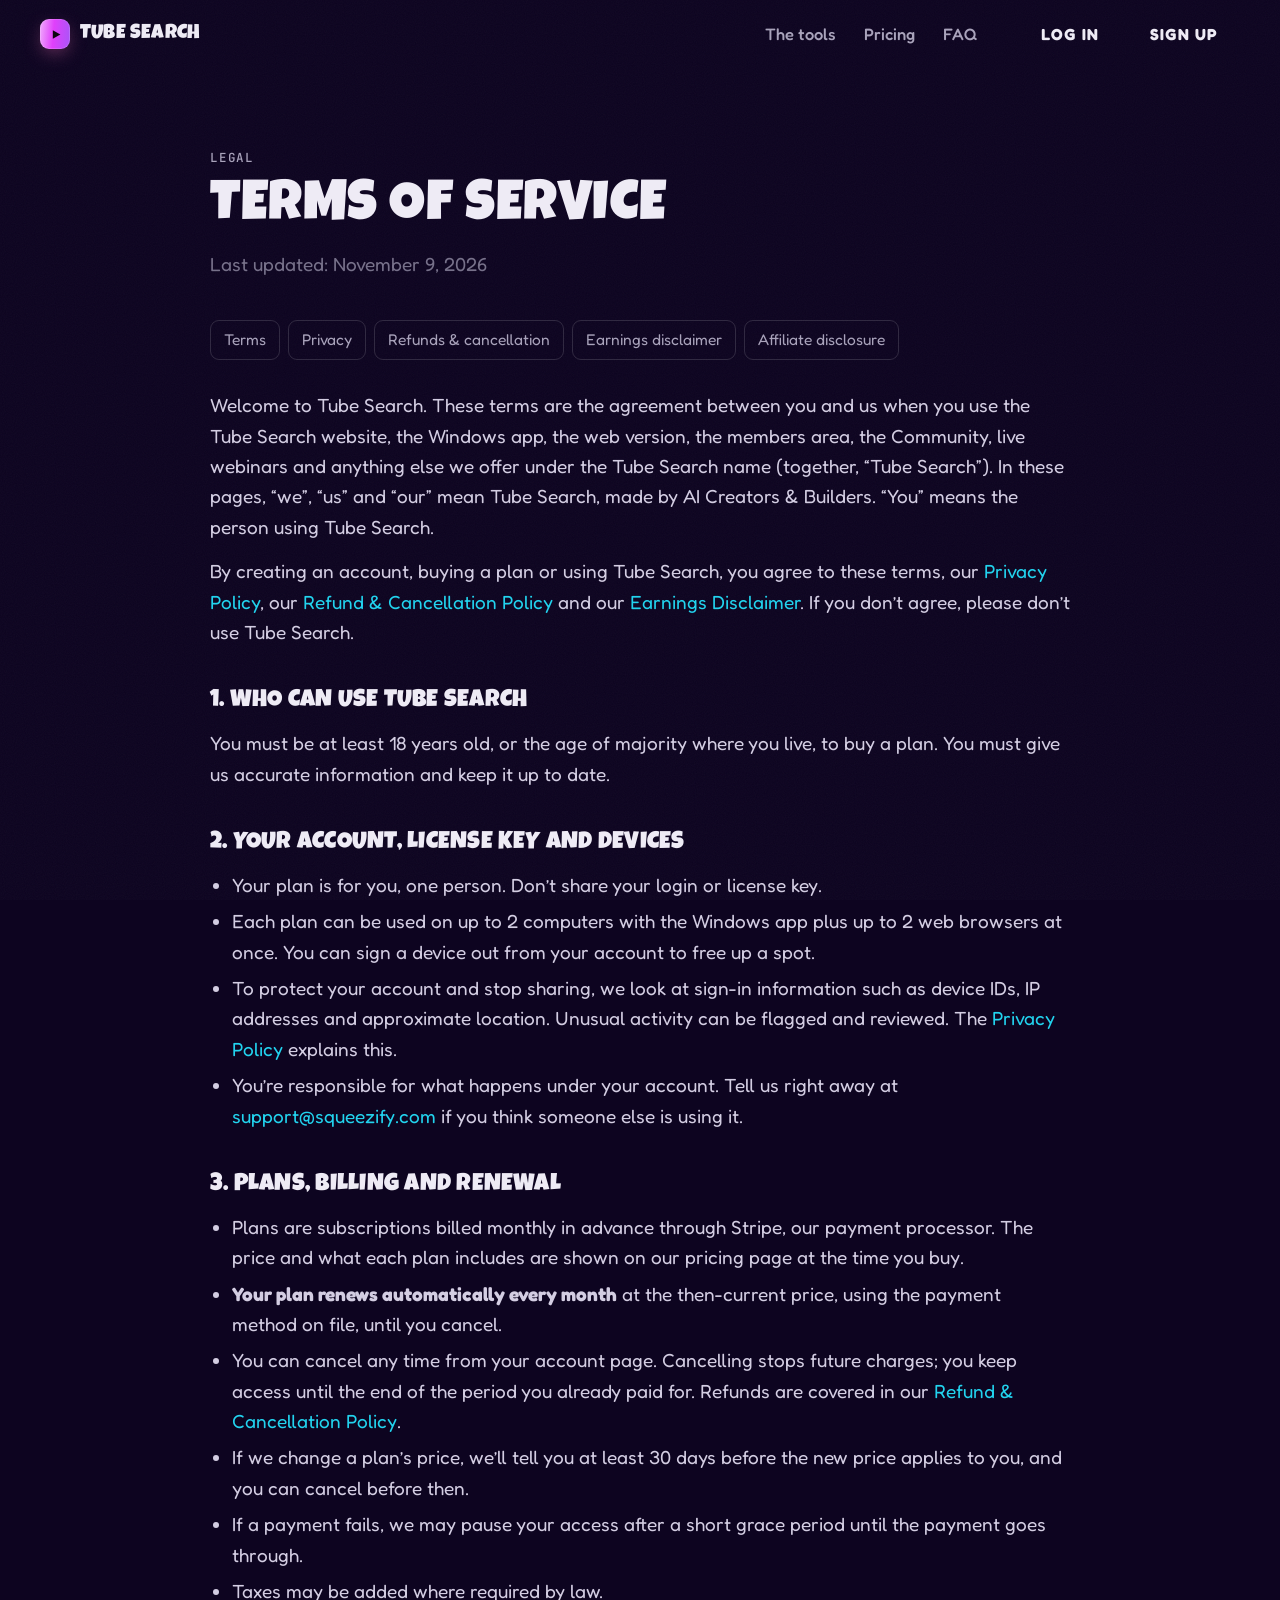
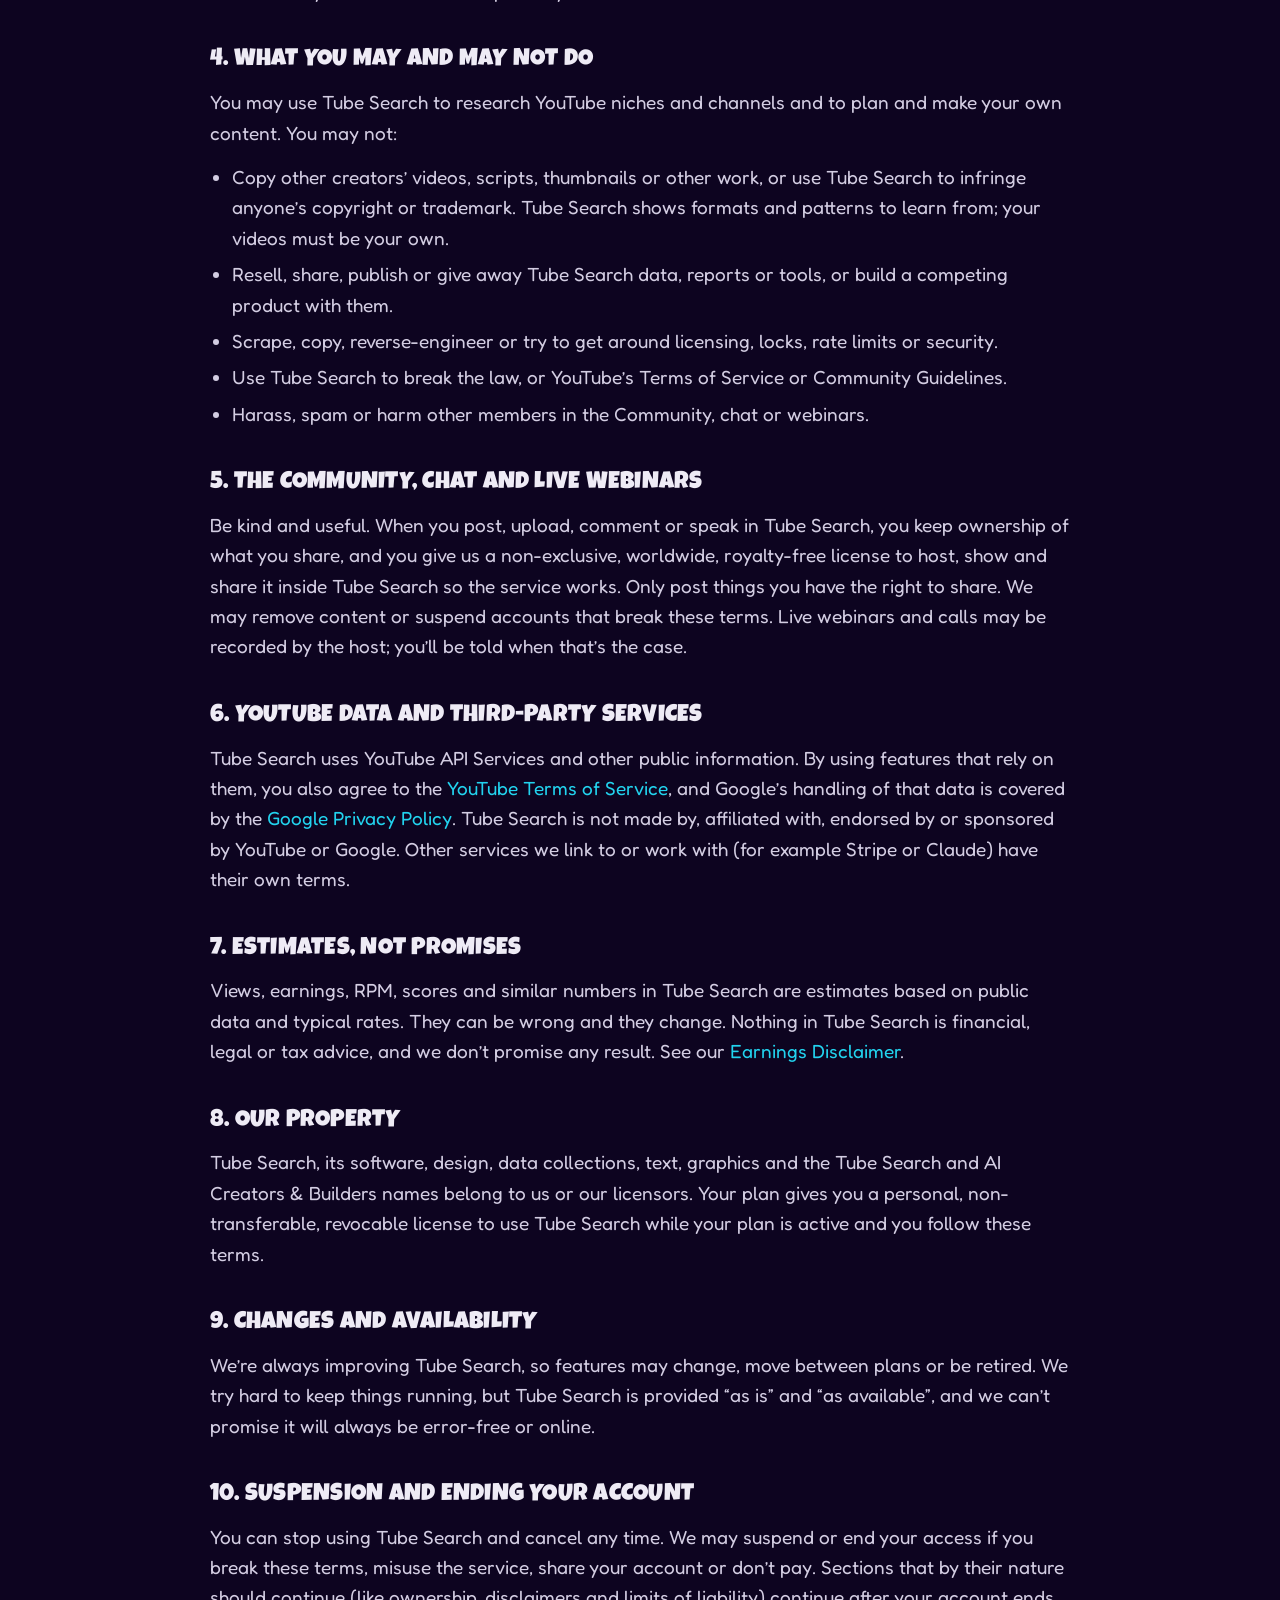
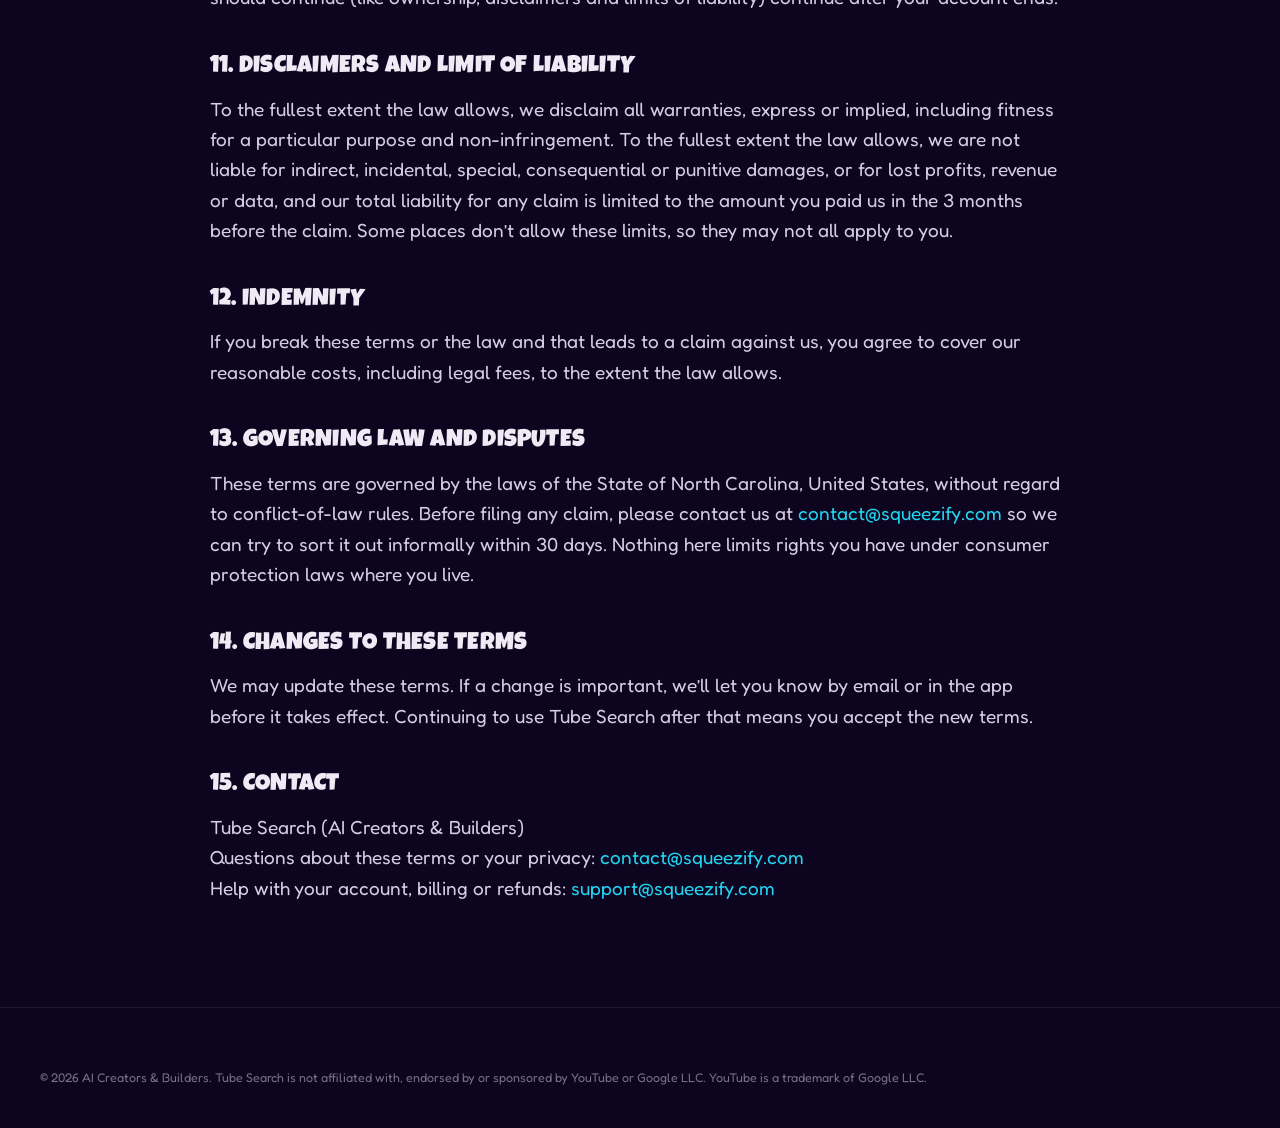
<file: terms.html>
<!doctype html>
<html lang="en">
<head>
<meta charset="utf-8"><meta name="viewport" content="width=device-width, initial-scale=1">
<title>Terms of Service · Tube Search</title>
<meta name="description" content="The rules for using Tube Search.">
<meta name="theme-color" content="#07040F">
<link rel="icon" href="data:image/svg+xml,%3Csvg xmlns='http://www.w3.org/2000/svg' viewBox='0 0 64 64'%3E%3Cdefs%3E%3ClinearGradient id='g' x1='0' y1='0' x2='1' y2='1'%3E%3Cstop offset='0' stop-color='%23F472B6'/%3E%3Cstop offset='1' stop-color='%2322D3EE'/%3E%3C/linearGradient%3E%3C/defs%3E%3Crect width='64' height='64' rx='16' fill='url(%23g)'/%3E%3Cpath d='M25 19l22 13-22 13z' fill='%2312061F'/%3E%3C/svg%3E">
<link rel="preconnect" href="https://fonts.googleapis.com"><link rel="preconnect" href="https://fonts.gstatic.com" crossorigin>
<link href="https://fonts.googleapis.com/css2?family=Luckiest+Guy&family=Fredoka:wght@400;500;600;700&family=Rubik:wght@400;500;600;700;800;900&family=Inter:wght@400;500;600;700&family=JetBrains+Mono:wght@500;600&display=swap" rel="stylesheet">
<link rel="stylesheet" href="css/site.css?v=4l">
<link rel="stylesheet" href="css/trek.css?v=4l">
</head>
<body>
<div id="prog"></div><div class="grain"></div>
<header class="nav solid"><div class="wrap">
  <a class="logo" href="index.html" aria-label="Tube Search home"><b><svg viewBox="0 0 24 24"><path d="M7 4l14 8-14 8z"/></svg></b>Tube Search</a>
  <nav class="nav-links" aria-label="Main"><a href="index.html#tools">The tools</a><a href="index.html#pricing">Pricing</a><a href="index.html#faq">FAQ</a></nav>
  <div class="nav-cta"><a class="btn btn-ghost btn-sm" data-m="/login" href="https://tubesearch-members.tubesearch.workers.dev/login">Log in</a><a class="btn btn-hot btn-sm" href="signup.html">Sign up</a></div>
  <button class="burger" aria-label="Open the menu" aria-expanded="false">☰</button>
</div></header>
<nav class="mnav" aria-label="Phone menu"><a href="index.html#tools">The tools</a><a href="index.html#pricing">Pricing</a><a data-m="/login" href="https://tubesearch-members.tubesearch.workers.dev/login">Log in</a><a class="btn btn-hot" href="signup.html">Sign up</a></nav>
<main class="page" id="main"><div class="wrap">
  <span class="kick">Legal</span>
  <h1>Terms of Service</h1>
  <p class="meta">Last updated: November 9, 2026</p>
  <div class="toc"><a href="terms.html">Terms</a><a href="privacy.html">Privacy</a><a href="refunds.html">Refunds &amp; cancellation</a><a href="earnings-disclaimer.html">Earnings disclaimer</a><a href="affiliate-disclosure.html">Affiliate disclosure</a></div>
  <div class="doc">

<p>Welcome to Tube Search. These terms are the agreement between you and us when you use the Tube Search website, the Windows app, the web version, the members area, the Community, live webinars and anything else we offer under the Tube Search name (together, “Tube Search”). In these pages, “we”, “us” and “our” mean Tube Search, made by AI Creators &amp; Builders. “You” means the person using Tube Search.</p>
<p>By creating an account, buying a plan or using Tube Search, you agree to these terms, our <a href="privacy.html">Privacy Policy</a>, our <a href="refunds.html">Refund &amp; Cancellation Policy</a> and our <a href="earnings-disclaimer.html">Earnings Disclaimer</a>. If you don’t agree, please don’t use Tube Search.</p>

<h2>1. Who can use Tube Search</h2>
<p>You must be at least 18 years old, or the age of majority where you live, to buy a plan. You must give us accurate information and keep it up to date.</p>

<h2>2. Your account, license key and devices</h2>
<ul>
<li>Your plan is for you, one person. Don’t share your login or license key.</li>
<li>Each plan can be used on up to 2 computers with the Windows app plus up to 2 web browsers at once. You can sign a device out from your account to free up a spot.</li>
<li>To protect your account and stop sharing, we look at sign-in information such as device IDs, IP addresses and approximate location. Unusual activity can be flagged and reviewed. The <a href="privacy.html">Privacy Policy</a> explains this.</li>
<li>You’re responsible for what happens under your account. Tell us right away at <a href="mailto:support@squeezify.com">support@squeezify.com</a> if you think someone else is using it.</li>
</ul>

<h2>3. Plans, billing and renewal</h2>
<ul>
<li>Plans are subscriptions billed monthly in advance through Stripe, our payment processor. The price and what each plan includes are shown on our pricing page at the time you buy.</li>
<li><b>Your plan renews automatically every month</b> at the then-current price, using the payment method on file, until you cancel.</li>
<li>You can cancel any time from your account page. Cancelling stops future charges; you keep access until the end of the period you already paid for. Refunds are covered in our <a href="refunds.html">Refund &amp; Cancellation Policy</a>.</li>
<li>If we change a plan’s price, we’ll tell you at least 30 days before the new price applies to you, and you can cancel before then.</li>
<li>If a payment fails, we may pause your access after a short grace period until the payment goes through.</li>
<li>Taxes may be added where required by law.</li>
</ul>

<h2>4. What you may and may not do</h2>
<p>You may use Tube Search to research YouTube niches and channels and to plan and make your own content. You may not:</p>
<ul>
<li>Copy other creators’ videos, scripts, thumbnails or other work, or use Tube Search to infringe anyone’s copyright or trademark. Tube Search shows formats and patterns to learn from; your videos must be your own.</li>
<li>Resell, share, publish or give away Tube Search data, reports or tools, or build a competing product with them.</li>
<li>Scrape, copy, reverse-engineer or try to get around licensing, locks, rate limits or security.</li>
<li>Use Tube Search to break the law, or YouTube’s Terms of Service or Community Guidelines.</li>
<li>Harass, spam or harm other members in the Community, chat or webinars.</li>
</ul>

<h2>5. The Community, chat and live webinars</h2>
<p>Be kind and useful. When you post, upload, comment or speak in Tube Search, you keep ownership of what you share, and you give us a non-exclusive, worldwide, royalty-free license to host, show and share it inside Tube Search so the service works. Only post things you have the right to share. We may remove content or suspend accounts that break these terms. Live webinars and calls may be recorded by the host; you’ll be told when that’s the case.</p>

<h2>6. YouTube data and third-party services</h2>
<p>Tube Search uses YouTube API Services and other public information. By using features that rely on them, you also agree to the <a href="https://www.youtube.com/t/terms" target="_blank" rel="noopener">YouTube Terms of Service</a>, and Google’s handling of that data is covered by the <a href="https://policies.google.com/privacy" target="_blank" rel="noopener">Google Privacy Policy</a>. Tube Search is not made by, affiliated with, endorsed by or sponsored by YouTube or Google. Other services we link to or work with (for example Stripe or Claude) have their own terms.</p>

<h2>7. Estimates, not promises</h2>
<p>Views, earnings, RPM, scores and similar numbers in Tube Search are estimates based on public data and typical rates. They can be wrong and they change. Nothing in Tube Search is financial, legal or tax advice, and we don’t promise any result. See our <a href="earnings-disclaimer.html">Earnings Disclaimer</a>.</p>

<h2>8. Our property</h2>
<p>Tube Search, its software, design, data collections, text, graphics and the Tube Search and AI Creators &amp; Builders names belong to us or our licensors. Your plan gives you a personal, non-transferable, revocable license to use Tube Search while your plan is active and you follow these terms.</p>

<h2>9. Changes and availability</h2>
<p>We’re always improving Tube Search, so features may change, move between plans or be retired. We try hard to keep things running, but Tube Search is provided “as is” and “as available”, and we can’t promise it will always be error-free or online.</p>

<h2>10. Suspension and ending your account</h2>
<p>You can stop using Tube Search and cancel any time. We may suspend or end your access if you break these terms, misuse the service, share your account or don’t pay. Sections that by their nature should continue (like ownership, disclaimers and limits of liability) continue after your account ends.</p>

<h2>11. Disclaimers and limit of liability</h2>
<p>To the fullest extent the law allows, we disclaim all warranties, express or implied, including fitness for a particular purpose and non-infringement. To the fullest extent the law allows, we are not liable for indirect, incidental, special, consequential or punitive damages, or for lost profits, revenue or data, and our total liability for any claim is limited to the amount you paid us in the 3 months before the claim. Some places don’t allow these limits, so they may not all apply to you.</p>

<h2>12. Indemnity</h2>
<p>If you break these terms or the law and that leads to a claim against us, you agree to cover our reasonable costs, including legal fees, to the extent the law allows.</p>

<h2>13. Governing law and disputes</h2>
<p>These terms are governed by the laws of the State of North Carolina, United States, without regard to conflict-of-law rules. Before filing any claim, please contact us at <a href="mailto:contact@squeezify.com">contact@squeezify.com</a> so we can try to sort it out informally within 30 days. Nothing here limits rights you have under consumer protection laws where you live.</p>

<h2>14. Changes to these terms</h2>
<p>We may update these terms. If a change is important, we’ll let you know by email or in the app before it takes effect. Continuing to use Tube Search after that means you accept the new terms.</p>

<h2>15. Contact</h2>
<p>Tube Search (AI Creators &amp; Builders)<br>Questions about these terms or your privacy: <a href="mailto:contact@squeezify.com">contact@squeezify.com</a><br>Help with your account, billing or refunds: <a href="mailto:support@squeezify.com">support@squeezify.com</a></p>

  </div>
</div></main>
<footer><div class="wrap"><div class="legal-note" style="border:0;margin:0;padding:0"><p>© <span data-year>2026</span> AI Creators &amp; Builders. Tube Search is not affiliated with, endorsed by or sponsored by YouTube or Google LLC. YouTube is a trademark of Google LLC.</p></div></div></footer>
<script src="js/site.js?v=4l"></script>
</body>
</html>
</file>
<file: css/site.css>
/* Tube Search website v3. Product-first, refined, smooth. Motion always on (Craig wants it everywhere). */
:root{
  --bg:#07060B;--bg2:#0C0B12;--s1:#111018;--s2:#17151F;--line:rgba(255,255,255,.07);--line2:rgba(255,255,255,.12);--line3:rgba(255,255,255,.2);
  --text:#EEEBF5;--soft:#A9A3BB;--dim:#77718A;--pink:#F472B6;--violet:#8B5CF6;--cyan:#22D3EE;--green:#34D399;--amber:#FBBF24;
  --brand:linear-gradient(100deg,#F472B6,#A78BFA 55%,#67E8F9);
  --max:1200px;--ease:cubic-bezier(.16,1,.3,1);--ease2:cubic-bezier(.65,0,.35,1);
  --disp:"Inter Tight",Inter,system-ui,sans-serif;--mono:"JetBrains Mono",ui-monospace,Menlo,monospace;
}
*{box-sizing:border-box;margin:0;padding:0}
html{-webkit-text-size-adjust:100%}
html.lenis,html.lenis body{height:auto}.lenis.lenis-smooth{scroll-behavior:auto!important}
body{background:var(--bg);color:var(--text);font:400 19px/1.6 var(--fb);overflow-x:hidden;-webkit-font-smoothing:antialiased;text-rendering:optimizeLegibility}
img,video,canvas,svg{display:block;max-width:100%}
a{color:inherit;text-decoration:none}
button{font:inherit;color:inherit;background:none;border:0;cursor:pointer}
h1,h2,h3,h4{font-family:var(--disp);font-weight:700;letter-spacing:-.035em;line-height:1.04}
::selection{background:#F472B6;color:#0B0611}
.wrap{width:min(var(--max),100% - 48px);margin:0 auto}
.skip{position:absolute;left:-999px;top:8px;background:#fff;color:#000;padding:8px 14px;border-radius:8px;z-index:999}.skip:focus{left:8px}
:focus-visible{outline:2px solid var(--cyan);outline-offset:3px;border-radius:8px}
main,header,footer{position:relative;z-index:2}
.ic{width:20px;height:20px;stroke:currentColor;fill:none;stroke-width:1.8;stroke-linecap:round;stroke-linejoin:round;flex:none}
.grain{position:fixed;inset:0;pointer-events:none;z-index:1;opacity:.04;background-image:url("data:image/svg+xml,%3Csvg xmlns='http://www.w3.org/2000/svg' width='160' height='160'%3E%3Cfilter id='n'%3E%3CfeTurbulence type='fractalNoise' baseFrequency='.9' numOctaves='2' stitchTiles='stitch'/%3E%3C/filter%3E%3Crect width='100%25' height='100%25' filter='url(%23n)'/%3E%3C/svg%3E")}
#prog{position:fixed;left:0;top:0;height:2px;width:100%;transform-origin:0 50%;transform:scaleX(0);background:var(--brand);z-index:200}
.grad{background:var(--brand);-webkit-background-clip:text;background-clip:text;color:transparent}
.mono{font-family:var(--mono)}

/* nav */
.nav{position:fixed;left:0;right:0;top:0;z-index:100;transition:background .4s,border-color .4s,transform .5s var(--ease)}
.nav.solid{background:rgba(7,6,11,.7);backdrop-filter:blur(18px) saturate(1.5);-webkit-backdrop-filter:blur(18px) saturate(1.5);border-bottom:1px solid var(--line)}
.nav.hide{transform:translateY(-100%)}
.nav .wrap{display:flex;align-items:center;gap:30px;height:68px}
.logo{display:flex;align-items:center;gap:10px;font:700 19.5px var(--disp);letter-spacing:-.02em}
.logo b{width:30px;height:30px;border-radius:9px;display:grid;place-items:center;background:var(--brand);box-shadow:0 0 0 1px rgba(255,255,255,.15) inset,0 6px 20px -6px rgba(244,114,182,.7)}
.logo b svg{width:13px;height:13px;fill:#0B0611}
.nav-links{display:flex;gap:4px;margin-left:auto}
.nav-links a{padding:8px 12px;border-radius:8px;color:var(--soft);font-size:16.5px;font-weight:500;transition:color .2s,background .2s}
.nav-links a:hover{color:#fff;background:rgba(255,255,255,.05)}
.nav-cta{display:flex;gap:8px;align-items:center}
.btn{--h:48px;display:inline-flex;align-items:center;justify-content:center;gap:9px;height:var(--h);padding:0 22px;border-radius:12px;font:600 17px var(--fb);white-space:nowrap;position:relative;transition:transform .4s var(--ease),box-shadow .4s var(--ease),background .3s,border-color .3s}
.btn:active{transform:scale(.97)}
.btn-p{background:#fff;color:#0B0611;box-shadow:0 1px 0 rgba(255,255,255,.4) inset,0 10px 30px -10px rgba(255,255,255,.35)}
.btn-p:hover{transform:translateY(-2px);box-shadow:0 1px 0 rgba(255,255,255,.4) inset,0 16px 40px -10px rgba(244,114,182,.55)}
.btn-b{background:var(--brand);color:#0B0611;box-shadow:0 1px 0 rgba(255,255,255,.4) inset,0 12px 36px -12px rgba(244,114,182,.8)}
.btn-b:hover{transform:translateY(-2px);box-shadow:0 1px 0 rgba(255,255,255,.4) inset,0 18px 46px -12px rgba(244,114,182,1)}
.btn-g{background:rgba(255,255,255,.04);border:1px solid var(--line2);color:#fff}
.btn-g:hover{background:rgba(255,255,255,.08);border-color:var(--line3)}
.btn-s{--h:38px;padding:0 15px;font-size:16px;border-radius:10px}
.btn .arr{transition:transform .4s var(--ease)}.btn:hover .arr{transform:translateX(3px)}
.burger{display:none;margin-left:auto;width:42px;height:42px;border-radius:10px;border:1px solid var(--line2)}
.burger span{display:block;width:18px;height:1.5px;background:#fff;margin:4px auto;transition:transform .4s var(--ease),opacity .3s}
.burger[aria-expanded="true"] span:nth-child(1){transform:translateY(5.5px) rotate(45deg)}.burger[aria-expanded="true"] span:nth-child(2){opacity:0}.burger[aria-expanded="true"] span:nth-child(3){transform:translateY(-5.5px) rotate(-45deg)}
.mnav{display:none}

/* text reveal: lines rise out of a mask */
.ln{display:block;overflow:hidden;padding-bottom:.1em;margin-bottom:-.1em}
.ln>span{display:inline-block;transform:translateY(110%);transition:transform 1.15s var(--ease)}
.in .ln>span,.ln.in>span{transform:none}
.rv{opacity:0;transform:translateY(28px);filter:blur(6px);transition:opacity 1s var(--ease),transform 1.1s var(--ease),filter 1s var(--ease)}
.rv.in{opacity:1;transform:none;filter:none}

/* hero */
.hero{position:relative;padding:150px 0 0;overflow:hidden}
.hero .bg{position:absolute;inset:0;pointer-events:none;z-index:0}
.hero .bg i{position:absolute;border-radius:50%;filter:blur(90px);opacity:.5;will-change:transform}
.hero .bg i:nth-child(1){width:620px;height:620px;left:50%;top:-260px;margin-left:-560px;background:#7C3AED;animation:drift 18s var(--ease2) infinite alternate}
.hero .bg i:nth-child(2){width:520px;height:520px;left:50%;top:-180px;margin-left:80px;background:#DB2777;animation:drift 22s var(--ease2) infinite alternate-reverse}
.hero .bg i:nth-child(3){width:420px;height:420px;left:50%;top:120px;margin-left:-200px;background:#0891B2;opacity:.32;animation:drift 26s var(--ease2) infinite alternate}
@keyframes drift{to{transform:translate(80px,60px) scale(1.15)}}
.hero .gridbg{position:absolute;inset:0;z-index:0;background-image:linear-gradient(var(--line) 1px,transparent 1px),linear-gradient(90deg,var(--line) 1px,transparent 1px);background-size:64px 64px;mask-image:radial-gradient(70% 55% at 50% 20%,#000,transparent 75%);-webkit-mask-image:radial-gradient(70% 55% at 50% 20%,#000,transparent 75%)}
.hero .top{position:relative;z-index:2;text-align:center}
.ann{display:inline-flex;align-items:center;gap:10px;padding:6px 6px 6px 14px;border-radius:999px;border:1px solid var(--line2);background:rgba(255,255,255,.03);font-size:15.5px;color:var(--soft);transition:border-color .3s,background .3s}
.ann:hover{border-color:var(--line3);background:rgba(255,255,255,.06)}
.ann em{font-style:normal;padding:3px 10px;border-radius:999px;background:rgba(244,114,182,.14);color:#F9A8D4;font-weight:600;font-size:12.5px}
.hero h1{font-size:clamp(46px,7.4vw,98px);margin:26px auto 24px;max-width:1080px;font-weight:700;letter-spacing:-.05em}
.hero h1 .soft{color:#8E879F}
.hero .lede{max-width:660px;margin:0 auto;font-size:clamp(19.5px,1.5vw,22.5px);color:var(--soft)}
.hero .lede b{color:#fff;font-weight:600}
.hero .ctas{display:flex;justify-content:center;gap:12px;margin-top:34px;flex-wrap:wrap}
.trust{display:flex;justify-content:center;gap:22px;flex-wrap:wrap;margin-top:24px;font-size:15.5px;color:var(--dim)}
.trust span{display:flex;align-items:center;gap:7px}.trust .ic{width:16px;height:16px;color:var(--green)}

/* product window */
.stage{position:relative;z-index:2;margin:70px auto 0;max-width:1180px;perspective:2200px}
.win{position:relative;border-radius:16px;background:#0E0D14;border:1px solid var(--line2);box-shadow:0 0 0 1px rgba(0,0,0,.6),0 80px 160px -40px rgba(0,0,0,.95),0 40px 120px -40px rgba(124,58,237,.55);overflow:hidden;transform-origin:50% 0;transform:rotateX(22deg) scale(.94);will-change:transform}
.win::before{content:"";position:absolute;inset:0;border-radius:16px;pointer-events:none;z-index:5;box-shadow:inset 0 1px 0 rgba(255,255,255,.08)}
.win .chrome{height:40px;display:flex;align-items:center;gap:8px;padding:0 16px;border-bottom:1px solid var(--line);background:#0B0A10}
.win .chrome i{width:11px;height:11px;border-radius:50%;background:#2A2733}
.win .url{margin:0 auto;display:flex;align-items:center;gap:8px;padding:5px 14px;border-radius:8px;background:rgba(255,255,255,.04);font:500 12px var(--mono);color:var(--dim)}
.win .url .ic{width:12px;height:12px;color:var(--green)}
.screens{position:relative;aspect-ratio:16/10;background:#0E0D14}
.screens img{position:absolute;inset:0;width:100%;height:100%;object-fit:cover;object-position:top left;opacity:0;transform:scale(1.015);transition:opacity .9s var(--ease),transform 1.6s var(--ease)}
.screens img.on{opacity:1;transform:none}
.cursor{position:absolute;z-index:6;left:60%;top:60%;width:22px;height:22px;transition:left 1.3s var(--ease),top 1.3s var(--ease);pointer-events:none;filter:drop-shadow(0 4px 10px rgba(0,0,0,.6))}
.cursor svg{width:22px;height:22px}
.cursor .rip{position:absolute;left:-14px;top:-14px;width:28px;height:28px;border-radius:50%;border:2px solid #fff;opacity:0}
.cursor.click .rip{animation:rip .7s var(--ease)}
@keyframes rip{0%{opacity:.9;transform:scale(.3)}100%{opacity:0;transform:scale(2.2)}}
.toast{position:absolute;z-index:7;left:50%;bottom:22px;transform:translate(-50%,20px);opacity:0;padding:12px 16px;border-radius:12px;background:rgba(16,14,24,.92);border:1px solid var(--line2);backdrop-filter:blur(10px);display:flex;align-items:center;gap:12px;font-size:16px;box-shadow:0 20px 50px -10px rgba(0,0,0,.8);transition:opacity .5s var(--ease),transform .7s var(--ease);white-space:nowrap}
.toast.on{opacity:1;transform:translate(-50%,0)}
.toast .dot{width:28px;height:28px;border-radius:8px;display:grid;place-items:center;background:rgba(52,211,153,.14);color:var(--green)}
.toast b{font-weight:600}.toast small{color:var(--dim);display:block;font-size:12px}
.steps-mini{display:flex;justify-content:center;gap:6px;margin-top:22px;position:relative;z-index:3}
.steps-mini button{height:4px;width:34px;border-radius:4px;background:rgba(255,255,255,.12);overflow:hidden;position:relative}
.steps-mini button i{position:absolute;inset:0;background:#fff;transform-origin:0 50%;transform:scaleX(0)}
.steps-mini button.on i{animation:fillx var(--d,5s) linear forwards}
@keyframes fillx{to{transform:scaleX(1)}}

/* thumbnail floor */
.floor{position:relative;z-index:1;margin-top:-90px;height:420px;perspective:900px;overflow:hidden;mask-image:linear-gradient(transparent,#000 30%,#000 60%,transparent);-webkit-mask-image:linear-gradient(transparent,#000 30%,#000 60%,transparent)}
.floor .plane{position:absolute;left:50%;top:40px;width:2600px;margin-left:-1300px;transform:rotateX(58deg);transform-origin:50% 0;display:grid;gap:18px}
.floor .row{display:flex;gap:18px;width:max-content;animation:marq 70s linear infinite}
.floor .row:nth-child(2){animation-direction:reverse;animation-duration:80s}
.floor .row:nth-child(3){animation-duration:95s}
.floor img{width:300px;aspect-ratio:16/9;border-radius:10px;border:1px solid var(--line2);box-shadow:0 20px 40px -10px rgba(0,0,0,.8)}
@keyframes marq{to{transform:translateX(-50%)}}

/* sections */
section{position:relative}
.sec{padding:130px 0}
.eyebrow{display:inline-flex;align-items:center;gap:8px;font:500 12.5px var(--mono);letter-spacing:.06em;text-transform:uppercase;color:var(--soft);padding:6px 12px;border-radius:999px;border:1px solid var(--line2);background:rgba(255,255,255,.02);margin-bottom:22px}
.eyebrow i{width:6px;height:6px;border-radius:50%;background:var(--pink);box-shadow:0 0 10px var(--pink)}
.h2{font-size:clamp(36px,5.2vw,68px);letter-spacing:-.045em;margin-bottom:20px}
.h2 .soft{color:#7E788F}
.sub{font-size:21.5px;color:var(--soft);max-width:640px}
.center{text-align:center}.center .sub{margin:0 auto}
.split{display:grid;grid-template-columns:1fr 1fr;gap:80px;align-items:center}

/* numbers */
.nums{border-top:1px solid var(--line);border-bottom:1px solid var(--line);background:linear-gradient(180deg,rgba(255,255,255,.015),transparent)}
.nums .wrap{display:grid;grid-template-columns:repeat(4,1fr)}
.num{padding:44px 28px;border-left:1px solid var(--line)}
.num:first-child{border-left:0}
.num b{display:block;font:700 clamp(36px,4.2vw,56px)/1 var(--disp);letter-spacing:-.05em;font-variant-numeric:tabular-nums}
.num span{display:block;margin-top:10px;color:var(--soft);font-size:16.5px}
.num small{display:block;margin-top:4px;font:500 11.5px var(--mono);color:var(--dim);text-transform:uppercase;letter-spacing:.06em}

/* letter */
.letter{display:grid;grid-template-columns:.75fr 1.25fr;gap:80px}
.letter .side{position:sticky;top:120px;align-self:start}
.letter .side h2{font-size:clamp(34px,3.6vw,52px)}
.letter .body p{font-size:23px;line-height:1.65;color:#C9C3D9;margin-bottom:24px}
.letter .body p b{color:#fff;font-weight:600}
.letter .body .big{font:600 clamp(24px,2.4vw,32px)/1.3 var(--disp);color:#fff;letter-spacing:-.025em}
.mark{background:linear-gradient(transparent 62%,rgba(244,114,182,.38) 62%) no-repeat;background-size:0% 100%;transition:background-size 1.4s var(--ease);padding:0 2px}
.in .mark,.mark.in{background-size:100% 100%}
.sign{display:flex;align-items:center;gap:14px;margin-top:36px;padding-top:28px;border-top:1px solid var(--line)}
.sign b{display:block;font:600 18.5px var(--disp)}.sign small{color:var(--dim)}
.sign .av{width:44px;height:44px;border-radius:50%;background:var(--brand);display:grid;place-items:center;font:700 19.5px var(--disp);color:#0B0611}

/* compare */
.cmp{margin-top:60px;border-radius:20px;border:1px solid var(--line2);overflow:hidden;background:var(--s1)}
.cmp .r{display:grid;grid-template-columns:1.6fr 1fr 1fr;align-items:center;border-top:1px solid var(--line);opacity:0;transform:translateX(-14px);transition:opacity .7s var(--ease),transform .8s var(--ease)}
.cmp.in .r{opacity:1;transform:none}
.cmp .r:first-child{border-top:0;background:rgba(255,255,255,.02)}
.cmp .r>*{padding:18px 24px}
.cmp .r>*:nth-child(n+2){text-align:center;border-left:1px solid var(--line)}
.cmp .h{font:600 15px var(--mono);text-transform:uppercase;letter-spacing:.05em;color:var(--soft)}
.cmp .h.us{color:#fff;background:linear-gradient(180deg,rgba(244,114,182,.12),transparent)}
.cmp .us{background:rgba(244,114,182,.04)}
.yes{display:inline-grid;place-items:center;width:26px;height:26px;border-radius:50%;background:rgba(52,211,153,.14);color:var(--green)}
.no{display:inline-grid;place-items:center;width:26px;height:26px;border-radius:50%;background:rgba(255,255,255,.05);color:var(--dim)}
.yes .ic,.no .ic{width:14px;height:14px;stroke-width:2.5}

/* stacked journey cards */
.stack{margin-top:60px;display:grid;gap:26px}
.sc{position:sticky;top:110px;border-radius:26px;border:1px solid var(--line2);background:linear-gradient(180deg,#14121C,#0E0D14);overflow:hidden;display:grid;grid-template-columns:1fr 1.15fr;min-height:470px;transform-origin:50% 0;will-change:transform;box-shadow:0 -20px 60px -20px rgba(0,0,0,.8)}
.sc .t{padding:46px 46px 40px;display:flex;flex-direction:column}
.sc .n{font:500 15px var(--mono);color:var(--dim)}
.sc h3{font-size:clamp(30px,3vw,44px);margin:14px 0 14px}
.sc p{color:var(--soft);font-size:19.5px;margin-bottom:22px}
.sc ul{list-style:none;display:grid;gap:12px;margin-top:auto}
.sc li{display:flex;gap:12px;align-items:flex-start;color:#DCD6EA;font-size:18px}
.sc li .ic{color:var(--pink);margin-top:2px;width:18px;height:18px}
.sc li b{color:#fff;font-weight:600}
.sc .v{position:relative;border-left:1px solid var(--line);background:#0B0A10;overflow:hidden}
.sc .v img{position:absolute;left:28px;top:28px;width:calc(100% + 120px);max-width:none;border-radius:12px;border:1px solid var(--line2);box-shadow:0 30px 70px -20px rgba(0,0,0,.9)}
.sc .glow{position:absolute;right:-120px;bottom:-120px;width:360px;height:360px;border-radius:50%;filter:blur(70px);opacity:.45}

/* tabs: everything you get */
.tabs{display:flex;gap:6px;justify-content:center;margin:46px auto 0;padding:5px;border-radius:14px;border:1px solid var(--line2);background:var(--s1);width:max-content;position:relative}
.tabs button{position:relative;z-index:2;padding:10px 22px;border-radius:10px;font-weight:600;font-size:17px;color:var(--soft);transition:color .3s}
.tabs button.on{color:#0B0611}
.tabs .ind{position:absolute;z-index:1;top:5px;bottom:5px;left:0;border-radius:10px;background:#fff;transition:transform .6s var(--ease),width .6s var(--ease)}
.pane{display:none;grid-template-columns:.9fr 1.1fr;gap:40px;margin-top:40px;align-items:start}
.pane.on{display:grid;animation:paneIn .8s var(--ease)}
@keyframes paneIn{from{opacity:0;transform:translateY(16px)}}
.tools{display:grid;gap:4px}
.tool{display:flex;gap:16px;padding:16px 18px;border-radius:14px;border:1px solid transparent;transition:background .3s,border-color .3s}
.tool:hover{background:rgba(255,255,255,.03);border-color:var(--line)}
.tool .tb{width:40px;height:40px;border-radius:11px;display:grid;place-items:center;flex:none;background:rgba(255,255,255,.04);border:1px solid var(--line2);color:#F9A8D4}
.tool h4{font:600 18.5px var(--disp);letter-spacing:-.01em;margin-bottom:3px}
.tool p{font-size:16.5px;color:var(--soft)}
.tool .pl{font:500 10.5px var(--mono);text-transform:uppercase;letter-spacing:.06em;padding:2px 7px;border-radius:6px;margin-left:8px;vertical-align:2px;background:rgba(167,139,250,.14);color:#C4B5FD}
.pane .shot{position:sticky;top:110px;border-radius:16px;border:1px solid var(--line2);overflow:hidden;background:#0E0D14;box-shadow:0 40px 100px -30px rgba(0,0,0,.9)}
.pane .shot img{width:100%}

/* on camera */
.cam{display:grid;grid-template-columns:1.05fr .95fr;gap:70px;align-items:center;margin-top:20px}
.cam .copy p{font-size:21.5px;color:#C9C3D9;margin-bottom:18px}.cam .copy p b{color:#fff;font-weight:600}
.camlist{list-style:none;display:grid;gap:14px;margin-top:26px}
.camlist li{display:flex;gap:14px;padding:16px 18px;border-radius:14px;border:1px solid var(--line);background:rgba(255,255,255,.02)}
.camlist .tb{width:38px;height:38px;flex:none;border-radius:10px;display:grid;place-items:center;background:rgba(34,211,238,.1);color:#67E8F9}
.camlist h4{font:600 18.5px var(--disp);margin-bottom:2px}.camlist p{font-size:16.5px;color:var(--soft)}
.camvis{position:relative;aspect-ratio:4/5}
.camvis .fr{position:absolute;border-radius:16px;overflow:hidden;border:1px solid var(--line2);box-shadow:0 40px 90px -25px rgba(0,0,0,.95);background:#0E0D14;will-change:transform}
.camvis .f1{left:0;top:4%;width:78%}
.camvis .f2{right:0;top:38%;width:70%}
.camvis .f3{left:8%;bottom:0;width:64%}
.camvis .rec{position:absolute;z-index:3;right:6%;top:6%;display:flex;align-items:center;gap:8px;padding:8px 12px;border-radius:10px;background:rgba(16,14,24,.9);border:1px solid var(--line2);font:600 12px var(--mono);letter-spacing:.06em}
.camvis .rec i{width:8px;height:8px;border-radius:50%;background:#F43F5E;animation:pulse 1.4s infinite}
@keyframes pulse{50%{opacity:.25}}

/* two audiences */
.aud{display:grid;grid-template-columns:1fr 1fr;gap:22px;margin-top:56px}
.ac{position:relative;border-radius:24px;padding:38px;border:1px solid var(--line2);background:var(--s1);overflow:hidden}
.ac::after{content:"";position:absolute;right:-80px;top:-80px;width:260px;height:260px;border-radius:50%;filter:blur(60px);opacity:.35}
.ac.a1::after{background:#22D3EE}.ac.a2::after{background:#F472B6}
.ac .tg{font:500 12px var(--mono);text-transform:uppercase;letter-spacing:.06em;color:var(--soft)}
.ac h3{font-size:30px;margin:12px 0 12px}
.ac p{color:var(--soft);margin-bottom:22px}
.ac ul{list-style:none;display:grid;gap:12px}
.ac li{display:flex;gap:12px;color:#DCD6EA}.ac li .ic{color:var(--green);width:18px;height:18px;margin-top:3px}

/* community + training */
.cgrid{display:grid;grid-template-columns:repeat(6,1fr);gap:18px;margin-top:56px}
.cc{position:relative;border-radius:22px;border:1px solid var(--line2);background:var(--s1);overflow:hidden;padding:28px;grid-column:span 2;transition:border-color .4s,transform .6s var(--ease)}
.cc:hover{border-color:var(--line3);transform:translateY(-4px)}
.cc.wide{grid-column:span 3;padding:0}
.cc.wide .t{padding:28px 28px 0}
.cc.wide img{margin-top:22px;width:100%;border-top:1px solid var(--line)}
.cc .tb{width:42px;height:42px;border-radius:12px;display:grid;place-items:center;background:rgba(255,255,255,.04);border:1px solid var(--line2);color:#F9A8D4;margin-bottom:16px}
.cc h4{font:600 22px var(--disp);margin-bottom:8px;letter-spacing:-.02em}
.cc p{color:var(--soft);font-size:17px}
.cc .pl{display:inline-block;margin-top:12px;font:500 11px var(--mono);text-transform:uppercase;letter-spacing:.06em;padding:3px 8px;border-radius:6px;background:rgba(251,191,36,.12);color:#FCD34D}

/* interactive demos */
.demo{margin-top:56px;border-radius:26px;border:1px solid var(--line2);background:var(--s1);padding:34px;position:relative;overflow:hidden}
.demo::before{content:"";position:absolute;inset:0;background:radial-gradient(500px circle at var(--x,50%) var(--y,0%),rgba(167,139,250,.1),transparent 45%);pointer-events:none}
.chips{display:flex;flex-wrap:wrap;gap:8px;justify-content:center}
.chip{display:inline-flex;align-items:center;gap:8px;padding:10px 16px;border-radius:11px;border:1px solid var(--line2);background:rgba(255,255,255,.02);font-weight:500;font-size:16.5px;color:#DCD6EA;transition:background .3s,border-color .3s,color .3s,transform .4s var(--ease)}
.chip:hover{border-color:var(--line3);transform:translateY(-2px)}
.chip.on{background:#fff;color:#0B0611;border-color:#fff}
.seg{display:inline-flex;padding:4px;border-radius:11px;background:rgba(255,255,255,.04);border:1px solid var(--line)}
.seg button{padding:7px 16px;border-radius:8px;font-weight:600;font-size:15.5px;color:var(--soft)}
.seg button.on{background:rgba(255,255,255,.1);color:#fff}
.fbar{display:flex;justify-content:center;align-items:center;gap:12px;margin:20px 0 4px;font-size:15.5px;color:var(--dim)}
.results{display:grid;grid-template-columns:repeat(3,1fr);gap:16px;margin-top:24px;min-height:250px}
.res{border-radius:18px;border:1px solid var(--line2);background:#0E0D14;padding:22px;position:relative;opacity:0;transform:translateY(24px) scale(.98);transition:opacity .7s var(--ease),transform .9s var(--ease)}
.res.in{opacity:1;transform:none}
.res .rk{font:500 11.5px var(--mono);color:var(--dim);text-transform:uppercase;letter-spacing:.06em}
.res h4{font:600 23px var(--disp);margin:6px 64px 16px 0;letter-spacing:-.02em}
.res .ring{position:absolute;right:18px;top:18px;width:54px;height:54px}
.res .ring svg{width:54px;height:54px;transform:rotate(-90deg)}
.res .ring circle{fill:none;stroke-width:5}.res .ring .bgc{stroke:rgba(255,255,255,.08)}
.res .ring .fg{stroke:url(#rg);stroke-linecap:round;stroke-dasharray:145;stroke-dashoffset:145;transition:stroke-dashoffset 1.6s var(--ease)}
.res .ring b{position:absolute;inset:0;display:grid;place-items:center;font:600 18.5px var(--disp)}
.kv{display:grid;grid-template-columns:1fr 1fr;gap:8px}
.kv div{border-radius:10px;background:rgba(255,255,255,.03);border:1px solid var(--line);padding:10px 12px}
.kv b{display:block;font:600 19.5px var(--disp);letter-spacing:-.02em}.kv span{font-size:12px;color:var(--dim)}
.res .tops{margin-top:12px;font-size:15px;color:var(--soft)}.res .tops b{color:#fff;font-weight:600}
.empty{grid-column:1/-1;display:grid;place-items:center;color:var(--dim);border:1px dashed var(--line2);border-radius:18px;font-size:17px}

.est{display:grid;grid-template-columns:1fr 1fr;gap:20px;margin-top:56px}
.panel{border-radius:22px;border:1px solid var(--line2);background:var(--s1);padding:32px}
.panel label{display:block;font-weight:600;font-size:16px;color:var(--soft);margin-bottom:10px}
.panel select{width:100%;height:50px;border-radius:12px;border:1px solid var(--line2);background:#0E0D14;color:#fff;padding:0 14px;font:500 17px var(--fb);margin-bottom:26px}
.rng{margin-bottom:24px}.rng .top{display:flex;justify-content:space-between;align-items:baseline}.rng .top b{font:600 23px var(--disp)}
input[type=range]{-webkit-appearance:none;appearance:none;width:100%;height:6px;border-radius:999px;background:linear-gradient(90deg,#F472B6,#A78BFA var(--p,50%),rgba(255,255,255,.1) var(--p,50%))}
input[type=range]::-webkit-slider-thumb{-webkit-appearance:none;width:22px;height:22px;border-radius:50%;background:#fff;box-shadow:0 0 0 5px rgba(244,114,182,.25),0 4px 12px rgba(0,0,0,.5);cursor:pointer;transition:transform .3s var(--ease)}
input[type=range]::-webkit-slider-thumb:hover{transform:scale(1.15)}
input[type=range]::-moz-range-thumb{width:22px;height:22px;border-radius:50%;background:#fff;border:0}
.out{display:flex;flex-direction:column;justify-content:center;text-align:center;background:radial-gradient(circle at 50% 35%,rgba(52,211,153,.12),transparent 60%),var(--s1)}
.out .cap{font:500 12px var(--mono);text-transform:uppercase;letter-spacing:.06em;color:var(--dim)}
.out .money{font:700 clamp(54px,6.4vw,88px)/1 var(--disp);letter-spacing:-.055em;margin:14px 0;font-variant-numeric:tabular-nums}
.out .meta{color:var(--soft);font-size:16.5px}
.out .disc{margin-top:18px;font-size:12px;color:var(--dim);line-height:1.55}.out .disc a{text-decoration:underline}

.ba{position:relative;max-width:980px;margin:56px auto 0;aspect-ratio:16/9;border-radius:20px;overflow:hidden;border:1px solid var(--line2);box-shadow:0 50px 120px -30px rgba(0,0,0,.95);user-select:none}
.ba img{position:absolute;inset:0;width:100%;height:100%;object-fit:cover}
.ba .b4{clip-path:inset(0 calc(100% - var(--c,50%)) 0 0)}
.ba .hd{position:absolute;top:0;bottom:0;left:var(--c,50%);width:2px;margin-left:-1px;background:#fff}
.ba .hd::after{content:"";position:absolute;top:50%;left:50%;width:46px;height:46px;margin:-23px 0 0 -23px;border-radius:50%;background:#fff url("data:image/svg+xml,%3Csvg xmlns='http://www.w3.org/2000/svg' viewBox='0 0 24 24' fill='none' stroke='%230B0611' stroke-width='2.2' stroke-linecap='round' stroke-linejoin='round'%3E%3Cpath d='M9 6l-6 6 6 6M15 6l6 6-6 6'/%3E%3C/svg%3E") center/22px no-repeat;box-shadow:0 8px 30px rgba(0,0,0,.6)}
.ba .lb{position:absolute;top:16px;padding:6px 11px;border-radius:8px;font:600 11.5px var(--mono);letter-spacing:.06em;text-transform:uppercase;background:rgba(0,0,0,.55);backdrop-filter:blur(6px);color:#fff}
.ba .lb.l{left:16px}.ba .lb.r{right:16px;background:#fff;color:#0B0611}
.ba input{position:absolute;inset:0;width:100%;height:100%;opacity:0;cursor:ew-resize;margin:0}
.strip{overflow:hidden;margin-top:30px;mask-image:linear-gradient(90deg,transparent,#000 10%,#000 90%,transparent);-webkit-mask-image:linear-gradient(90deg,transparent,#000 10%,#000 90%,transparent)}
.strip .row{display:flex;gap:16px;width:max-content;animation:marq 90s linear infinite;padding:10px 0}
.strip img{width:280px;aspect-ratio:16/9;border-radius:10px;border:1px solid var(--line2);transition:transform .6s var(--ease)}
.strip img:hover{transform:scale(1.06)}

/* team */
.team{position:relative;border-radius:24px;overflow:hidden;border:1px solid var(--line2);margin-top:56px}
.team img{width:100%;transform:scale(1.1);transition:transform 2s var(--ease)}
.team.in img{transform:scale(1)}
.team::after{content:"";position:absolute;inset:0;background:linear-gradient(180deg,transparent 40%,rgba(7,6,11,.95))}
.team .cap{position:absolute;left:34px;right:34px;bottom:28px;z-index:2;display:flex;justify-content:space-between;align-items:end;gap:20px;flex-wrap:wrap}
.team h3{font-size:clamp(25.5px,2.6vw,32px)}.team p{color:var(--soft);max-width:520px;font-size:18px}

/* pricing */
.prices{display:grid;grid-template-columns:repeat(3,1fr);gap:18px;margin-top:56px;align-items:stretch}
.plan{position:relative;border-radius:24px;padding:34px 30px;border:1px solid var(--line2);background:var(--s1);display:flex;flex-direction:column;transition:transform .6s var(--ease),border-color .4s}
.plan:hover{transform:translateY(-6px);border-color:var(--line3)}
.plan.best{background:linear-gradient(180deg,#1B1528,#110F18);border-color:transparent;isolation:isolate}
.plan.best::before{content:"";position:absolute;inset:-1px;border-radius:25px;padding:1px;background:conic-gradient(from var(--a,0deg),#F472B6,#A78BFA,#67E8F9,#F472B6);-webkit-mask:linear-gradient(#000 0 0) content-box,linear-gradient(#000 0 0);-webkit-mask-composite:xor;mask-composite:exclude;animation:rot 6s linear infinite;z-index:-1}
.plan.best::after{content:"";position:absolute;inset:0;border-radius:24px;background:radial-gradient(400px circle at 50% 0%,rgba(244,114,182,.14),transparent 60%);pointer-events:none;z-index:-1}
@property --a{syntax:'<angle>';inherits:false;initial-value:0deg}
@keyframes rot{to{--a:360deg}}
.plan .bdg{position:absolute;top:18px;right:18px;font:600 11px var(--mono);text-transform:uppercase;letter-spacing:.06em;padding:4px 9px;border-radius:7px;background:rgba(244,114,182,.15);color:#F9A8D4}
.plan h3{font-size:25.5px;letter-spacing:-.02em}
.plan .for{color:var(--soft);font-size:16.5px;margin:6px 0 22px}
.plan .price{font:700 56px/1 var(--disp);letter-spacing:-.055em}
.plan .price small{font:500 17px var(--fb);color:var(--dim);letter-spacing:0}
.plan .day{font:500 12px var(--mono);color:var(--green);margin:10px 0 24px}
.plan ul{list-style:none;display:grid;gap:11px;margin-bottom:28px}
.plan li{display:flex;gap:10px;font-size:16.5px;color:#DCD6EA}.plan li .ic{width:17px;height:17px;color:var(--green);margin-top:2px}
.plan li.plus{color:#fff;font-weight:600}.plan li.plus .ic{color:var(--pink)}
.plan .btn{width:100%;margin-top:auto}
.fine{margin-top:22px;text-align:center;color:var(--dim);font-size:15.5px}.fine a{text-decoration:underline;color:var(--soft)}
.guar{display:flex;align-items:center;gap:20px;max-width:820px;margin:34px auto 0;padding:22px 26px;border-radius:18px;border:1px solid var(--line2);background:linear-gradient(90deg,rgba(52,211,153,.08),transparent)}
.guar .sh{width:52px;height:52px;flex:none;border-radius:14px;display:grid;place-items:center;background:rgba(52,211,153,.14);color:var(--green)}
.guar b{font:600 19.5px var(--disp)}.guar p{color:var(--soft);font-size:16.5px}
.after{display:grid;grid-template-columns:repeat(4,1fr);gap:14px;margin-top:34px}
.after div{border-radius:16px;border:1px solid var(--line);background:rgba(255,255,255,.015);padding:20px}
.after span{font:500 12px var(--mono);color:var(--pink)}
.after h4{font:600 18.5px var(--disp);margin:8px 0 6px}.after p{font-size:16px;color:var(--soft)}
details.full{max-width:1000px;margin:34px auto 0;border-radius:18px;border:1px solid var(--line2);background:var(--s1);overflow:hidden}
details.full summary{list-style:none;cursor:pointer;padding:18px 24px;font:600 17px var(--fb);display:flex;justify-content:space-between;align-items:center}
details.full summary::-webkit-details-marker{display:none}
details.full summary::after{content:"+";font-size:25.5px;color:var(--soft);transition:transform .5s var(--ease)}
details.full[open] summary::after{transform:rotate(45deg)}
.ft{width:100%;border-collapse:collapse;font-size:16.5px}
.ft th,.ft td{padding:13px 18px;border-top:1px solid var(--line);text-align:center}
.ft th:first-child,.ft td:first-child{text-align:left;color:#DCD6EA}
.ft thead th{font:600 12px var(--mono);text-transform:uppercase;letter-spacing:.05em;color:var(--soft);background:rgba(255,255,255,.02)}
.ft .grp td{font:600 12px var(--mono);text-transform:uppercase;letter-spacing:.06em;color:var(--pink);background:rgba(255,255,255,.015);text-align:left}
.ft .y{color:var(--green);font-weight:700}.ft .n{color:#4B4658}

/* faq */
.faq{max-width:820px;margin:56px auto 0;border-top:1px solid var(--line)}
.q{border-bottom:1px solid var(--line)}
.q summary{list-style:none;cursor:pointer;padding:24px 4px;font:600 20.5px var(--disp);letter-spacing:-.015em;display:flex;justify-content:space-between;gap:20px;align-items:center;transition:color .3s}
.q summary:hover{color:#fff}
.q summary::-webkit-details-marker{display:none}
.q summary::after{content:"";width:10px;height:10px;flex:none;border-right:1.8px solid var(--soft);border-bottom:1.8px solid var(--soft);transform:rotate(45deg) translate(-3px,-3px);transition:transform .5s var(--ease)}
.q[open] summary::after{transform:rotate(225deg)}
.q .a{padding:0 4px 26px;color:var(--soft);max-width:720px}
.q .a a{text-decoration:underline;color:#fff}

/* final */
.final{padding:170px 0 150px;text-align:center;overflow:hidden}
.final .glow{position:absolute;left:50%;top:50%;width:900px;height:600px;margin:-300px 0 0 -450px;border-radius:50%;background:radial-gradient(closest-side,rgba(139,92,246,.35),rgba(244,114,182,.12),transparent);filter:blur(20px)}
.final h2{font-size:clamp(50px,8.4vw,124px);letter-spacing:-.06em;line-height:.98}
.final .ctas{display:flex;justify-content:center;gap:12px;margin-top:40px;flex-wrap:wrap}
.ps{max-width:680px;margin:70px auto 0;text-align:left;color:#C9C3D9;font-size:19.5px}
.ps p{margin-bottom:14px}.ps b{color:#fff}

footer{border-top:1px solid var(--line);padding:60px 0 40px;color:var(--dim);font-size:16px}
.foot{display:grid;grid-template-columns:1.5fr 1fr 1fr 1fr;gap:40px}
.foot h5{font:600 15px var(--mono);text-transform:uppercase;letter-spacing:.06em;color:var(--soft);margin-bottom:14px}
.foot a{display:block;color:var(--dim);margin-bottom:9px;transition:color .2s}.foot a:hover{color:#fff}
.foot a.logo{display:flex;color:#fff;margin-bottom:14px}
.legal-note{margin-top:40px;padding-top:26px;border-top:1px solid var(--line);font-size:12.5px;line-height:1.6}.legal-note p+p{margin-top:10px}.legal-note a{text-decoration:underline}

.modal{position:fixed;inset:0;z-index:300;display:grid;place-items:center;padding:20px;background:rgba(4,3,8,.86);backdrop-filter:blur(12px);opacity:0;pointer-events:none;transition:opacity .4s}
.modal.on{opacity:1;pointer-events:auto}
.modal .box{width:min(1000px,100%);border-radius:18px;overflow:hidden;border:1px solid var(--line2);transform:scale(.95) translateY(10px);transition:transform .6s var(--ease)}
.modal.on .box{transform:none}
.modal video{width:100%;background:#000}
.modal .x{position:absolute;top:18px;right:18px;width:44px;height:44px;border-radius:50%;border:1px solid var(--line2);background:rgba(255,255,255,.06);color:#fff;font-size:23px}
.sticky{position:fixed;left:12px;right:12px;bottom:12px;z-index:90;display:none;transform:translateY(140%);transition:transform .6s var(--ease)}
.sticky.on{transform:none}.sticky .btn{width:100%}

/* legal + signup pages (shared) */
.page{padding:140px 0 90px}.page .wrap{max-width:860px}
.page h1{font-size:clamp(36px,5vw,56px);margin-bottom:12px}
.page .meta{color:var(--dim);margin-bottom:40px}
.doc h2{font-size:24px;margin:40px 0 12px}.doc h3{font-size:20.5px;margin:24px 0 8px}
.doc p,.doc li{color:#D3CDE2;font-size:19px}.doc p{margin-bottom:14px}
.doc ul{margin:0 0 16px 22px}.doc li{margin-bottom:6px}.doc a{color:var(--cyan)}
.box-note{border-radius:16px;border:1px solid var(--line2);background:var(--s1);padding:20px 24px;margin:20px 0}
.toc{display:flex;flex-wrap:wrap;gap:8px;margin-bottom:30px}.toc a{font-size:15.5px;padding:7px 13px;border-radius:9px;border:1px solid var(--line2);color:var(--soft)}
.kick{display:inline-block;font:500 12.5px var(--mono);text-transform:uppercase;letter-spacing:.06em;color:var(--soft);margin-bottom:14px}
.join-steps{display:grid;grid-template-columns:repeat(3,1fr);gap:14px;margin:30px 0 40px}
.join-steps div{border-radius:16px;background:var(--s1);border:1px solid var(--line2);padding:22px}
.join-steps b{display:block;font:700 26px var(--disp);color:var(--pink)}.join-steps h4{margin:6px 0}.join-steps p{color:var(--soft);font-size:16.5px}

@media (max-width:1020px){
  .nums .wrap{grid-template-columns:1fr 1fr}.num:nth-child(3){border-left:0}.num:nth-child(n+3){border-top:1px solid var(--line)}
  .letter,.split,.cam{grid-template-columns:1fr;gap:40px}.letter .side{position:relative;top:0}
  .sc{grid-template-columns:1fr;position:relative;top:0}.sc .v{min-height:280px;border-left:0;border-top:1px solid var(--line)}
  .pane{grid-template-columns:1fr}.pane .shot{position:relative;top:0}
  .aud,.est{grid-template-columns:1fr}
  .cgrid{grid-template-columns:1fr 1fr}.cc,.cc.wide{grid-column:span 2}
  .results,.prices{grid-template-columns:1fr}.prices{max-width:480px;margin-left:auto;margin-right:auto}
  .after{grid-template-columns:1fr 1fr}
  .foot{grid-template-columns:1fr 1fr}
}
@media (max-width:780px){
  .nav-links,.nav-cta{display:none}.burger{display:block}
  .mnav{position:fixed;inset:68px 0 auto 0;z-index:99;background:rgba(7,6,11,.97);border-bottom:1px solid var(--line);padding:12px 20px 22px;flex-direction:column}
  .mnav.on{display:flex}.mnav a{padding:14px 4px;font-weight:500;border-bottom:1px solid var(--line)}.mnav .btn{margin-top:14px;border:0}
  .wrap{width:calc(100% - 32px)}
  .hero{padding-top:120px}
  .win{transform:none}
  .floor{height:260px;margin-top:-40px}.floor img{width:200px}
  .sec{padding:90px 0}
  .tabs{width:100%;overflow-x:auto}.tabs button{padding:9px 14px;font-size:16px}
  .cmp .r{grid-template-columns:1.3fr .8fr .8fr}.cmp .r>*{padding:14px 12px;font-size:16px}
  .cgrid{grid-template-columns:1fr}.cc,.cc.wide{grid-column:auto}
  .after{grid-template-columns:1fr}
  .demo,.panel{padding:22px}
  .ft{font-size:15px}.ft th,.ft td{padding:10px 8px}
  .sticky{display:block}
  .foot{grid-template-columns:1fr}
  .join-steps{grid-template-columns:1fr}
  .toast{white-space:normal;width:86%}
  .camvis{aspect-ratio:1/1}
}
</file>
<file: css/trek.css>
/* Trek-style layer on top of site.css: galaxy, heavy rounded caps, collectible channel cards, journey line. */
:root{--bg:#0D0420;--s1:#170A33;--s2:#1E0E42;--line:rgba(255,255,255,.08);--line2:rgba(255,255,255,.14);--line3:rgba(255,255,255,.24);
  --mag:#E040FB;--mag2:#C026D3;--vio:#8B5CF6;--brand:linear-gradient(95deg,#F0ABFC,#E040FB 45%,#A855F7);--disp:var(--fh)}
body{background:#0D0420;font-family:var(--fb)}
#stars{position:fixed;inset:0;width:100%;height:100%;z-index:0;pointer-events:none}
.sky{position:fixed;inset:0;z-index:0;pointer-events:none;background:radial-gradient(80% 60% at 70% 0%,rgba(168,85,247,.28),transparent 60%),radial-gradient(60% 50% at 0% 100%,rgba(224,64,251,.16),transparent 60%),#0D0420}
h1,h2,h3{font-family:var(--fh);font-weight:900;text-transform:uppercase;letter-spacing:-.005em;line-height:.95}
h4{font-family:var(--fb);font-weight:700;letter-spacing:-.01em}
.magtxt{background:linear-gradient(95deg,#C084FC,#E040FB 60%,#F472B6);-webkit-background-clip:text;background-clip:text;color:transparent;filter:drop-shadow(0 0 22px rgba(224,64,251,.55))}
.glow-t{text-shadow:0 0 34px rgba(224,64,251,.45)}
.btn{border-radius:999px;font:700 16px var(--fb);text-transform:uppercase;letter-spacing:.06em}
.btn-b{background:linear-gradient(95deg,#C026D3,#E040FB 50%,#A855F7);color:#fff;box-shadow:0 0 0 1px rgba(255,255,255,.18) inset,0 10px 40px -8px rgba(224,64,251,.85)}
.btn-b:hover{box-shadow:0 0 0 1px rgba(255,255,255,.25) inset,0 16px 60px -6px rgba(224,64,251,1)}
.pill{display:inline-flex;align-items:center;gap:8px;padding:7px 16px;border-radius:999px;background:rgba(224,64,251,.12);border:1px solid rgba(224,64,251,.35);color:#F5D0FE;font:600 16px var(--fb)}
.chap{display:inline-block;padding:6px 14px;border-radius:999px;background:rgba(224,64,251,.16);border:1px solid rgba(224,64,251,.45);color:#F5D0FE;font:800 11.5px var(--fh);letter-spacing:.18em;text-transform:uppercase;box-shadow:0 0 24px -4px rgba(224,64,251,.6);position:relative;z-index:3}
.h2{font-size:clamp(40px,6vw,84px)}
.sub{color:#CDBDF0}

/* hero */
.thero{position:relative;min-height:100vh;display:flex;align-items:center;padding:120px 0 90px;overflow:hidden}
.thero .wrap{display:grid;grid-template-columns:1.05fr .95fr;gap:30px;align-items:center;position:relative;z-index:2}
.thero h1{font-size:clamp(52px,7.2vw,110px);margin:22px 0 22px}
.thero .lede{font-size:clamp(19.5px,1.45vw,22.5px);color:#D8CBF5;max-width:560px}
.thero .lede b{color:#fff;font-weight:700}
.thero .ctas{display:flex;gap:14px;margin-top:34px;flex-wrap:wrap}
.bul{display:flex;gap:22px;flex-wrap:wrap;margin-top:22px;font-size:16px;color:#BFAEE6}
.bul span{display:flex;align-items:center;gap:8px}.bul span::before{content:"";width:6px;height:6px;border-radius:50%;background:var(--mag);box-shadow:0 0 10px var(--mag)}
.horizon{position:absolute;left:50%;bottom:-64vw;width:160vw;height:80vw;margin-left:-80vw;border-radius:50%;background:radial-gradient(closest-side,rgba(88,28,135,.55),rgba(30,10,60,.92) 70%,transparent 72%);box-shadow:0 -2px 0 rgba(224,64,251,.55),0 -30px 120px -20px rgba(224,64,251,.45);pointer-events:none;z-index:1}

/* collectible channel cards */
.fan{position:relative;height:580px;perspective:1600px}
.ccard{position:absolute;left:50%;top:50%;width:300px;margin:-222px 0 0 -150px;border-radius:22px;padding:12px;transform-style:preserve-3d;transition:transform .9s var(--ease),box-shadow .5s;will-change:transform}
.ccard.c1{background:linear-gradient(160deg,#6366F1,#1E1B8F);box-shadow:0 30px 80px -20px rgba(79,70,229,.8)}
.ccard.c2{background:linear-gradient(160deg,#F0ABFC,#C026D3 45%,#86198F);box-shadow:0 40px 100px -20px rgba(224,64,251,.9);z-index:3}
.ccard.c3{background:linear-gradient(160deg,#4ADE80,#15803D);box-shadow:0 30px 80px -20px rgba(34,197,94,.7)}
.ccard .in{border-radius:14px;background:rgba(10,4,24,.84);overflow:hidden;position:relative}
.ccard .hd{display:flex;justify-content:space-between;align-items:center;padding:10px 12px 8px;gap:8px}
.ccard .nm{font:900 17px var(--fh);text-transform:uppercase;letter-spacing:.02em;white-space:nowrap;overflow:hidden;text-overflow:ellipsis}
.ccard .bd{flex:none;font:800 9.5px var(--fh);letter-spacing:.12em;padding:3px 7px;border-radius:6px;background:rgba(255,255,255,.14);text-transform:uppercase}
.ccard .art{position:relative;margin:0 10px;border-radius:10px;overflow:hidden;aspect-ratio:16/10;border:1px solid rgba(255,255,255,.15)}
.ccard .art img{width:100%;height:100%;object-fit:cover}
.ccard .st{display:grid;grid-template-columns:1fr 1fr;gap:6px;padding:10px}
.ccard .st div{display:flex;justify-content:space-between;align-items:center;padding:8px 10px;border-radius:9px;background:rgba(255,255,255,.07);font-size:12px;color:#D8CBF5}
.ccard .st b{font:900 18.5px var(--fh);color:#fff}
.ccard .ft2{display:flex;justify-content:space-between;padding:0 12px 10px;font:800 9.5px var(--fh);letter-spacing:.14em;color:rgba(255,255,255,.55);text-transform:uppercase}
.ccard .holo{position:absolute;inset:0;border-radius:22px;pointer-events:none;mix-blend-mode:color-dodge;opacity:.3;background:linear-gradient(115deg,transparent 30%,rgba(255,255,255,.55) 45%,rgba(240,171,252,.5) 50%,rgba(103,232,249,.45) 55%,transparent 70%);background-size:250% 250%;background-position:var(--hx,0%) var(--hy,0%);transition:opacity .4s}
.fan:hover .holo{opacity:.65}
.c1{transform:translateX(-175px) translateY(34px) rotate(-12deg) scale(.86)}
.c2{transform:translateY(-10px)}
.c3{transform:translateX(175px) translateY(34px) rotate(12deg) scale(.86)}
.fchip{position:absolute;z-index:6;padding:9px 14px;border-radius:999px;background:rgba(18,8,40,.86);border:1px solid var(--line2);backdrop-filter:blur(10px);font:600 15px var(--fb);white-space:nowrap;box-shadow:0 14px 40px -10px rgba(0,0,0,.8);animation:bob2 6s ease-in-out infinite}
.fchip b{color:#F0ABFC}
.fchip.k1{left:6%;top:4%}.fchip.k2{right:0;bottom:10%;animation-delay:-2s}.fchip.k3{left:0;bottom:4%;animation-delay:-4s}
@keyframes bob2{50%{transform:translateY(-10px)}}

/* statement + journey line */
.statement{position:relative;z-index:2;padding:140px 0 110px;text-align:center}
.statement p{font:900 clamp(30px,4.4vw,62px)/1.08 var(--fh);text-transform:uppercase;max-width:1100px;margin:0 auto}
.statement p .w{color:rgba(255,255,255,.15);transition:color .25s,text-shadow .25s}
.statement p .w.lit{color:#fff}
.statement p .w.m.lit{color:#E040FB;text-shadow:0 0 30px rgba(224,64,251,.6)}
.journeywrap{position:relative}
.journey{position:absolute;left:max(18px,calc(50vw - 640px));top:0;bottom:0;width:2px;margin-left:-1px;z-index:1;pointer-events:none;background:linear-gradient(rgba(224,64,251,0),rgba(224,64,251,.18) 3%,rgba(224,64,251,.18) 97%,rgba(224,64,251,0))}
.journey .fill{position:absolute;left:0;top:0;width:100%;height:100%;transform-origin:50% 0;transform:scaleY(0);background:linear-gradient(#E040FB,#A855F7);box-shadow:0 0 14px #E040FB}
.journey .dot{position:absolute;left:50%;top:0;width:12px;height:12px;margin:-6px 0 0 -6px;border-radius:50%;background:#fff;box-shadow:0 0 0 4px rgba(224,64,251,.35),0 0 24px 6px rgba(224,64,251,.9)}
.chapter{position:relative;z-index:2;text-align:center;padding:120px 0 30px}
.chapter .h2{margin-top:18px}
.chapter .lead2{font:700 23px var(--fb);color:#fff;margin:4px 0 12px;text-transform:none}
.chapter .sub{margin:0 auto}
.blk{position:relative;z-index:2}

/* panels recolored */
.demo,.panel,.cc,.ac,.plan,.cmp,details.full,.res,.pane .shot,.win,.camlist li{background:linear-gradient(180deg,rgba(46,18,92,.55),rgba(20,8,44,.82));border-color:rgba(224,64,251,.2)}
.chip.on{background:linear-gradient(95deg,#C026D3,#E040FB);color:#fff;border-color:transparent;box-shadow:0 8px 26px -8px rgba(224,64,251,.9)}
.tabs{background:rgba(23,10,51,.8);border-color:rgba(224,64,251,.25)}
.tabs .ind{background:linear-gradient(95deg,#C026D3,#E040FB)}.tabs button.on{color:#fff}
.plan.best{background:linear-gradient(180deg,rgba(134,25,143,.5),rgba(20,8,44,.9))}
.plan .price,.num b,.out .money{font-family:var(--fh);font-weight:900}
.final h2{font-size:clamp(56px,9vw,140px)}
.q summary{font-family:var(--fb);font-weight:700}
.tool .tb,.cc .tb{color:#F0ABFC;background:rgba(224,64,251,.1);border-color:rgba(224,64,251,.3)}
.nums{background:rgba(23,10,51,.45);border-color:rgba(224,64,251,.18)}.num{border-color:rgba(224,64,251,.14)}
.arc{position:relative;height:140px;overflow:hidden;pointer-events:none;z-index:1}
.arc::before{content:"";position:absolute;left:50%;top:50px;width:200vw;height:200vw;margin-left:-100vw;border-radius:50%;border-top:1.5px solid rgba(224,64,251,.55);background:linear-gradient(rgba(76,29,149,.3),transparent 12%);box-shadow:0 -30px 90px -40px rgba(224,64,251,.7)}

/* template wall: three rows of real thumbnails gliding on a tilted plane */
.tplwall{position:relative;height:640px;margin-top:40px;perspective:1400px;overflow:hidden;mask-image:linear-gradient(transparent,#000 18%,#000 82%,transparent),linear-gradient(90deg,transparent,#000 12%,#000 88%,transparent);-webkit-mask-image:linear-gradient(transparent,#000 18%,#000 82%,transparent);mask-composite:intersect}
.tplwall .plane{position:absolute;left:50%;top:50%;width:3400px;margin:-300px 0 0 -1700px;display:grid;gap:22px;transform:rotateX(28deg) rotateZ(-9deg);transform-style:preserve-3d;will-change:transform}
.tplwall .row{display:flex;gap:22px;width:max-content;animation:marq 80s linear infinite}
.tplwall .row:nth-child(2){animation-direction:reverse;animation-duration:95s;margin-left:-180px}
.tplwall .row:nth-child(3){animation-duration:110s;margin-left:-90px}
.tplwall img{width:340px;aspect-ratio:16/9;object-fit:cover;border-radius:14px;border:1px solid rgba(255,255,255,.16);box-shadow:0 30px 60px -18px rgba(0,0,0,.9),0 0 0 1px rgba(224,64,251,.08);transition:transform .5s var(--ease)}
.tplwall img:hover{transform:translateZ(40px) scale(1.06)}
.tw-badge{position:absolute;z-index:4;left:50%;top:50%;transform:translate(-50%,-50%);display:flex;align-items:center;gap:16px;padding:18px 26px 18px 22px;border-radius:22px;background:rgba(18,6,40,.82);border:1px solid rgba(224,64,251,.45);backdrop-filter:blur(16px);-webkit-backdrop-filter:blur(16px);box-shadow:0 30px 90px -20px rgba(0,0,0,.9),0 0 60px -10px rgba(224,64,251,.6)}
.tw-badge.rv{transform:translate(-50%,-40%)}.tw-badge.rv.in{transform:translate(-50%,-50%)}
.tw-badge b{font:900 64px/1 var(--fh);background:linear-gradient(95deg,#C084FC,#E040FB 60%,#F472B6);-webkit-background-clip:text;background-clip:text;color:transparent}
.tw-badge span{font:700 17px/1.25 var(--fb);text-transform:uppercase;letter-spacing:.04em;color:#F5D0FE}
.tw-feats{display:grid;grid-template-columns:repeat(3,1fr);gap:18px;margin-top:30px}
.tw-feats>div{padding:24px;border-radius:18px;border:1px solid rgba(224,64,251,.2);background:linear-gradient(180deg,rgba(46,18,92,.55),rgba(20,8,44,.82))}
.tw-feats .tb{width:42px;height:42px;border-radius:12px;display:grid;place-items:center;color:#F0ABFC;background:rgba(224,64,251,.1);border:1px solid rgba(224,64,251,.3);margin-bottom:14px}
.tw-feats h4{font-size:19.5px;margin-bottom:6px}.tw-feats p{color:#BFAEE6;font-size:16.5px}
/* on camera screens: bigger */
.camvis .f1{width:96%;top:0}.camvis .f2{width:88%;top:34%}.camvis .f3{width:80%;left:4%}
.camvis .fr{border-color:rgba(224,64,251,.3)}

@media (max-width:1020px){.thero .wrap{grid-template-columns:1fr;text-align:center}.thero .lede{margin:0 auto}.thero .ctas,.bul{justify-content:center}.fan{height:520px;max-width:560px;margin:0 auto;width:100%}}
@media (max-width:780px){
  .thero{padding-top:108px}.fan{height:430px}.ccard{width:220px;margin:-165px 0 0 -110px}.ccard .st b{font-size:16px}.ccard .st div{padding:6px 8px;font-size:10.5px}.ccard .nm{font-size:15px}
  .c1{transform:translateX(-100px) translateY(28px) rotate(-12deg) scale(.8)}.c3{transform:translateX(100px) translateY(28px) rotate(12deg) scale(.8)}
  .fchip.k3{display:none}.fchip{font-size:12px}.fchip.k1{left:0}
  .statement{padding:100px 0 70px}.tplwall{height:440px}.tplwall img{width:220px}.tplwall .plane{width:2200px;margin:-200px 0 0 -1100px}.tw-badge b{font-size:44px}.tw-badge span{font-size:12px}.tw-badge{padding:12px 18px;gap:12px}.tw-feats{grid-template-columns:1fr}.chapter{padding:90px 0 24px}.journey{display:none}
}
.camvis{aspect-ratio:1/1}
@media (max-width:780px){.team{background:linear-gradient(180deg,rgba(46,18,92,.55),rgba(20,8,44,.9))}.team::after{display:none}.team .cap{position:relative;left:auto;right:auto;bottom:auto;padding:20px}}
.doc h1,.doc h2,.doc h3,.doc h4{text-transform:none;font-weight:800;line-height:1.2}.page h1{text-transform:none}

/* ===== hero scene: changing sky + a floor of real thumbnails flying toward you ===== */
.thero .scene{position:absolute;inset:0;z-index:0;overflow:hidden;pointer-events:none}
.skies img{position:absolute;inset:-4%;width:108%;height:108%;object-fit:cover;opacity:0;transform:scale(1.12);transition:opacity 2.4s ease,transform 12s linear;filter:saturate(1.25) hue-rotate(-8deg)}
.skies img.on{opacity:.62;transform:scale(1)}
.tfloor{position:absolute;left:-30%;right:-30%;bottom:-6%;height:62%;perspective:520px;perspective-origin:50% 0;-webkit-mask-image:linear-gradient(transparent,#000 38%);mask-image:linear-gradient(transparent,#000 38%)}
.tfloor .plane{position:absolute;left:0;right:0;top:0;height:260%;display:flex;justify-content:center;gap:26px;transform-origin:50% 0;transform:rotateX(68deg)}
.tfloor .col{display:flex;flex-direction:column;gap:26px;animation:fly 26s linear infinite}
.tfloor .col:nth-child(even){animation-duration:32s}
.tfloor .col:nth-child(3n){animation-duration:22s}
.tfloor img{width:250px;aspect-ratio:16/9;object-fit:cover;border-radius:12px;border:1px solid rgba(240,171,252,.35);box-shadow:0 0 30px -6px rgba(224,64,251,.55)}
@keyframes fly{from{transform:translateY(-50%)}to{transform:translateY(0)}}
.thero .shade{position:absolute;inset:0;background:linear-gradient(90deg,rgba(13,4,32,.92) 0%,rgba(13,4,32,.6) 38%,rgba(13,4,32,.15) 70%,rgba(13,4,32,.35) 100%),linear-gradient(180deg,rgba(13,4,32,.55),transparent 30%,transparent 70%,#0D0420)}
.thero .horizon{display:none}
.thero .fan{z-index:3}

/* ===== curved journey path that draws itself as you scroll ===== */
.journey{display:none}
.jpath{position:absolute;left:0;top:0;width:100%;height:100%;z-index:1;pointer-events:none;overflow:visible}
.jpath path{fill:none;stroke-linecap:round}
.jpath .base{stroke:rgba(224,64,251,.16);stroke-width:2}
.jpath .draw{stroke:url(#jg);stroke-width:3}
.jpath .spark{fill:#fff;filter:drop-shadow(0 0 10px #E040FB) drop-shadow(0 0 22px #E040FB)}

@media (max-width:1020px){.thero .shade{background:linear-gradient(180deg,rgba(13,4,32,.75),rgba(13,4,32,.55) 50%,#0D0420)}.tfloor{height:45%}}
@media (max-width:780px){.jpath{display:none}.tfloor img{width:150px}.tfloor .plane,.tfloor .col{gap:14px}}

/* ===== v3d: YouTube-style tiles inside the cards ===== */
.ccard .yt{margin:0 10px;border-radius:10px;background:#0F0F0F;overflow:hidden;border:1px solid rgba(255,255,255,.12)}
.ccard .yt .th{position:relative;aspect-ratio:16/9;overflow:hidden}
.ccard .yt .th img{width:100%;height:100%;object-fit:cover;transition:transform 1.2s var(--ease)}
.ccard:hover .yt .th img{transform:scale(1.06)}
.ccard .dur{position:absolute;right:6px;bottom:8px;padding:1px 5px;border-radius:4px;background:rgba(0,0,0,.85);font:600 11px Roboto,Inter,Arial,sans-serif;color:#fff;letter-spacing:.02em}
.ccard .bar{position:absolute;left:0;bottom:0;height:3px;width:var(--w,50%);background:#FF0033}
.ccard .vm{display:flex;gap:9px;padding:9px 10px 10px;align-items:flex-start;font-family:Roboto,Inter,Arial,sans-serif}
.ccard .av{flex:none;width:30px;height:30px;border-radius:50%;display:grid;place-items:center;font:800 10.5px var(--fh);color:#fff}
.ccard .vm b{display:block;font:600 15.5px/1.25 Roboto,Inter,Arial,sans-serif;color:#F1F1F1;display:-webkit-box;-webkit-line-clamp:2;-webkit-box-orient:vertical;overflow:hidden;text-transform:none}
.ccard .vm small{display:block;margin-top:3px;font:400 11.5px Roboto,Inter,Arial,sans-serif;color:#AAAAAA}
.ccard .st{grid-template-columns:1fr 1fr}
/* cards float on their own, gently */
.fan .ccard .in{animation:float1 7s ease-in-out infinite}
.fan .ccard.c1 .in{animation-delay:-2.3s}.fan .ccard.c3 .in{animation-delay:-4.6s}
@keyframes float1{0%,100%{transform:translateY(0) rotate(0)}50%{transform:translateY(-12px) rotate(.6deg)}}

/* ===== river of real app screens ===== */
.river{position:relative;z-index:2;padding:110px 0 40px;overflow:hidden}
.rv-rows{margin-top:40px;display:grid;gap:22px;transform:rotate(-4deg) scale(1.08);-webkit-mask-image:linear-gradient(90deg,transparent,#000 8%,#000 92%,transparent);mask-image:linear-gradient(90deg,transparent,#000 8%,#000 92%,transparent)}
.rrow{display:flex;gap:22px;width:max-content;will-change:transform}
.rrow img{height:250px;width:auto;border-radius:14px;border:1px solid rgba(224,64,251,.3);box-shadow:0 30px 60px -20px rgba(0,0,0,.9),0 0 40px -14px rgba(224,64,251,.5);transition:transform .5s var(--ease),box-shadow .5s}
.rrow img:hover{transform:translateY(-8px) scale(1.04);box-shadow:0 40px 70px -20px rgba(0,0,0,.9),0 0 60px -10px rgba(224,64,251,.8)}

/* stronger shade behind the hero words so the flying floor never fights the text */
.thero .shade{background:linear-gradient(90deg,rgba(13,4,32,.95) 0%,rgba(13,4,32,.8) 36%,rgba(13,4,32,.2) 66%,rgba(13,4,32,.35) 100%),linear-gradient(180deg,rgba(13,4,32,.55),transparent 30%,transparent 70%,#0D0420)}
.thero h1 .ln>span{will-change:transform}
.btn{will-change:transform}
@media (max-width:780px){.rrow img{height:160px}.river{padding-top:70px}.ccard .vm b{font-size:11.5px}.ccard .vm small{font-size:10px}.ccard .av{width:24px;height:24px;font-size:9px}}

/* ===== v3e: real YouTube thumbnails + channel pictures in the cards ===== */
.ccard img.av{object-fit:cover;background:#272727}
.ccard .yt .th img{background:#181818}
@media (max-width:780px){.ccard .st div{flex-direction:column;align-items:flex-start;gap:2px;padding:6px 8px;font-size:9.5px;line-height:1.1}.ccard .st b{font-size:16px}}

/* ===== v3f: live hero (WebGL nebula + portal + grid floor, thumbnails warping out) ===== */
.thero .scene{background:radial-gradient(60% 70% at 70% 45%,#3B0A6B,#12052B 60%,#0D0420)}
#hgl,#hwarp{position:absolute;inset:0;width:100%;height:100%;display:block}
#hwarp{mix-blend-mode:normal}
.thero .shade{background:linear-gradient(90deg,rgba(13,4,32,.88) 0%,rgba(13,4,32,.62) 30%,rgba(13,4,32,0) 58%),linear-gradient(180deg,rgba(13,4,32,.35),transparent 22%,transparent 80%,#0D0420)}
@media (max-width:1020px){.thero .shade{background:linear-gradient(180deg,rgba(13,4,32,.55),rgba(13,4,32,.35) 45%,rgba(13,4,32,0) 62%,#0D0420)}}

/* ===== v3f: journey path, brighter and alive ===== */
.jpath .base{stroke:rgba(245,208,254,.28);stroke-width:2.2;stroke-dasharray:1.5 11}
@keyframes jmarch{to{stroke-dashoffset:-25}}
.jpath .hz1{stroke:url(#jg);stroke-width:26;opacity:.10}
.jpath .hz2{stroke:url(#jg);stroke-width:11;opacity:.30}
.jpath .draw{stroke:url(#jg);stroke-width:4.5;filter:none}
.jpath .core{stroke:#fff;stroke-width:1.6;opacity:.9}
.jpath .spark{fill:#fff;filter:none}
.jpath .ring{fill:none;stroke:#F5D0FE;stroke-width:2}
.jpath .aura,.jpath .ring,.jpath .spark{transition:opacity .4s}
.chap{transition:background .5s,box-shadow .5s,color .5s,transform .5s cubic-bezier(.2,1.6,.4,1)}
.chap.lit{background:linear-gradient(90deg,#C026D3,#E040FB,#A855F7);border-color:#FBCFE8;color:#fff;transform:scale(1.12);box-shadow:0 0 0 4px rgba(224,64,251,.25),0 0 40px rgba(224,64,251,.9),0 0 90px rgba(224,64,251,.5)}
.chap::after{content:"";position:absolute;inset:-2px;border-radius:inherit;border:2px solid #F5D0FE;opacity:0;pointer-events:none}
.chap.lit::after{animation:chapRing 1s ease-out}
@keyframes chapRing{0%{opacity:1;transform:scale(1)}100%{opacity:0;transform:scale(2.4,3.2)}}

/* ===== v3f: bigger, easier-to-read text ===== */
.sub{font-size:24px;line-height:1.6;max-width:760px}
.chapter .lead2{font-size:24px}
.tool h4{font-size:23px;margin-bottom:5px}
.tool p{font-size:19.5px;line-height:1.5}
.cc p,.camlist p,.tw-feats p,.guar p,.join-steps p,.plan li,.plan .for{font-size:19px}
.sc li,.team p{font-size:19.5px}
.num span{font-size:18.5px}
.bul{font-size:18px}
@media (max-width:780px){.sub{font-size:20.5px}.tool h4{font-size:20.5px}.tool p{font-size:18.5px}.chapter .lead2{font-size:23px}}

/* ===== v3f: What you get walks itself through as you scroll ===== */
.gets.pin>.wrap{position:sticky;top:78px;height:calc(100vh - 90px);display:flex;flex-direction:column}
.gets.pin .tabs{margin-top:0;flex:none}
.gets.pin .pane{margin-top:26px;align-items:center;flex:1;min-height:0}
.gets.pin .pane .shot{position:relative;top:0}
.gets.pin .tools{gap:2px}
.gets.pin .tool{padding:12px 18px;opacity:.38;transform:translateX(0) scale(.97);transform-origin:left center;transition:opacity .5s,transform .6s var(--ease),background .5s,border-color .5s;position:relative;overflow:hidden}
.gets.pin .tool.act{opacity:1;transform:translateX(10px) scale(1);background:linear-gradient(90deg,rgba(224,64,251,.16),rgba(224,64,251,.03));border-color:rgba(224,64,251,.45);box-shadow:0 0 40px -12px rgba(224,64,251,.6)}
.gets.pin .tool.done{opacity:.62}
.gets.pin .tool::before{content:"";position:absolute;left:0;top:0;bottom:0;width:3px;background:linear-gradient(#F0ABFC,#E040FB);transform:scaleY(var(--tp,0));transform-origin:top;opacity:0;transition:opacity .4s}
.gets.pin .tool.act::before{opacity:1}
.gets.pin .tool.act .tb{background:linear-gradient(135deg,#C026D3,#E040FB);color:#fff;border-color:#F5D0FE;box-shadow:0 0 24px rgba(224,64,251,.7)}
.gets .tabs{overflow:hidden}
.gets .tabs .gprog{position:absolute;left:0;bottom:0;height:2px;width:100%;background:linear-gradient(90deg,#F0ABFC,#E040FB,#5EEAD4);transform:scaleX(var(--gp,0));transform-origin:left;z-index:3}
.gets.pin .shot{perspective:1400px;overflow:visible;background:none;border:0;box-shadow:none}
.gets.pin .shot .scr{position:relative;border-radius:16px;overflow:hidden;border:1px solid rgba(224,64,251,.35);box-shadow:0 50px 110px -30px rgba(0,0,0,.95),0 0 80px -20px rgba(224,64,251,.55);transform-style:preserve-3d;will-change:transform;background:#0E0D14}
.gets.pin .shot .scr img{display:block;width:100%;max-height:calc(100vh - 230px);object-fit:cover;object-position:top}
.gets.pin .shot .scr img.nx{position:absolute;inset:0;height:100%;animation:scrIn .8s var(--ease) both}
@keyframes scrIn{0%{clip-path:inset(100% 0 0 0);transform:scale(1.08);filter:brightness(2) saturate(1.6) blur(6px)}60%{filter:brightness(1.3) blur(0)}100%{clip-path:inset(0 0 0 0);transform:scale(1);filter:none}}
.gets.pin .shot .scr::after{content:"";position:absolute;inset:0;background:linear-gradient(115deg,transparent 35%,rgba(255,255,255,.14) 50%,transparent 65%);transform:translateX(var(--sh,-120%));pointer-events:none}
.gets.pin .shot .glowb{position:absolute;inset:-30px;z-index:-1;background:radial-gradient(closest-side,rgba(224,64,251,.45),transparent);filter:blur(20px);opacity:.8}
@media (max-height:760px){.gets.pin .tool{padding:8px 16px}.gets.pin .tool p{font-size:17px}.gets.pin .tool h4{font-size:20.5px}}

/* ===== v3f: Up close gallery (real screens, moves sideways as you scroll) ===== */
.upc{position:relative;z-index:2}
.upc .ust{position:relative;padding:90px 0 60px;overflow:hidden}
.upc.pin .ust{position:sticky;top:0;height:100vh;padding:86px 0 0;display:flex;flex-direction:column}
.uhd{text-align:center}.uhd .sub{margin:10px auto 0}
.utrack{display:flex;gap:34px;padding:40px 6vw 30px;width:max-content;will-change:transform;perspective:1600px}
.uc{width:min(560px,78vw);flex:none;border-radius:22px;overflow:hidden;background:linear-gradient(180deg,rgba(46,18,92,.75),rgba(20,8,44,.92));border:1px solid rgba(224,64,251,.3);box-shadow:0 40px 90px -30px rgba(0,0,0,.95);transition:box-shadow .5s,border-color .5s;transform-style:preserve-3d}
.uc .ui{aspect-ratio:16/9.4;overflow:hidden;background:#0E0D14;position:relative}
.uc .ui img{width:100%;height:100%;object-fit:cover;object-position:top left;transition:transform 6s linear}
.uc.on .ui img{transform:scale(1.07) translateY(-2%)}
.uc .ui::after{content:"";position:absolute;inset:0;background:linear-gradient(115deg,transparent 40%,rgba(255,255,255,.16) 50%,transparent 60%);transform:translateX(-120%)}
.uc.on .ui::after{animation:ucShine 1.4s ease .1s}
@keyframes ucShine{to{transform:translateX(120%)}}
.uc.on{border-color:rgba(245,208,254,.8);box-shadow:0 50px 110px -30px rgba(0,0,0,.95),0 0 70px -10px rgba(224,64,251,.7)}
.ub{padding:20px 24px 24px}
.ut{font:800 11px var(--fh);letter-spacing:.18em;text-transform:uppercase;color:#F0ABFC}
.ub h3{font:800 26px var(--fh);margin:6px 0 10px;color:#fff;text-transform:none}
.ub ul{display:grid;gap:7px;list-style:none;padding:0;margin:0}
.ub li{position:relative;padding-left:24px;font-size:19px;color:#DCCFF7}
.ub li::before{content:"";position:absolute;left:0;top:.45em;width:12px;height:12px;border-radius:4px;background:linear-gradient(135deg,#F0ABFC,#C026D3);box-shadow:0 0 10px rgba(224,64,251,.8)}
.uc .ub li{opacity:.55;transform:translateX(-8px);transition:opacity .5s,transform .5s}
.uc.on .ub li{opacity:1;transform:none}.uc.on .ub li:nth-child(2){transition-delay:.08s}.uc.on .ub li:nth-child(3){transition-delay:.16s}
.ubar{position:relative;width:min(520px,70vw);height:3px;margin:0 auto;border-radius:3px;background:rgba(255,255,255,.1);overflow:hidden}
.ubar i{position:absolute;inset:0;background:linear-gradient(90deg,#F0ABFC,#E040FB,#5EEAD4);transform:scaleX(var(--up,0));transform-origin:left}
.ucount{text-align:center;margin-top:10px;font:700 15px var(--fb);letter-spacing:.14em;color:#BFAEE6}.ucount b{color:#fff}
.upc:not(.pin) .utrack{overflow-x:auto;scroll-snap-type:x mandatory;width:auto;-webkit-overflow-scrolling:touch}
.upc:not(.pin) .uc{scroll-snap-align:center}
.upc:not(.pin) .ubar,.upc:not(.pin) .ucount{display:none}
@media (max-height:820px){.upc.pin .uc{width:min(470px,70vw)}.ub h3{font-size:25.5px}.ub li{font-size:17px}.upc.pin .ust{padding-top:76px}.utrack{padding-top:26px}}

/* ===== v3f: compare table opens itself, rows cascade in ===== */
details.full.auto .ft{transform-origin:top}
details.full.auto .ft tr{opacity:0;transform:translateY(18px) rotateX(-35deg);transform-origin:top;transition:opacity .5s,transform .7s var(--ease)}
details.full.auto.go .ft tr{opacity:1;transform:none;transition-delay:calc(var(--i,0) * 45ms)}
details.full.auto td.y{transition:transform .5s cubic-bezier(.2,1.8,.4,1),text-shadow .5s;transition-delay:calc(var(--i,0) * 45ms + .25s)}
details.full.auto:not(.go) td.y{transform:scale(0)}
details.full.auto.go td.y{text-shadow:0 0 12px rgba(94,234,212,.9)}
details.full.auto summary{position:relative;overflow:hidden}
details.full.auto summary::before{content:"";position:absolute;left:0;bottom:0;height:2px;width:100%;background:linear-gradient(90deg,#F0ABFC,#E040FB,#5EEAD4);transform:scaleX(0);transform-origin:left;transition:transform 1.2s var(--ease)}
details.full.auto.go summary::before{transform:scaleX(1)}
details.full.auto{transition:box-shadow .8s}
details.full.auto.go{box-shadow:0 0 80px -20px rgba(224,64,251,.5)}
/* headline lines stop clipping once revealed (clipping drew dark boxes over the live background) */
.in .ln,.ln.in{animation:lnOpen 0s 1.3s forwards}
@keyframes lnOpen{to{overflow:visible}}

.upc.pin .uc{width:min(560px,78vw,calc((100vh - 500px) * 1.7))}
.upc.pin .uhd .h2{font-size:clamp(34px,4.6vh,56px)}
.upc.pin .uhd .sub{font-size:20.5px}
.jpath{will-change:transform}.jfx{z-index:2}
.jpath .base{stroke:rgba(245,208,254,.16);stroke-width:2;stroke-dasharray:none}
.jpath .hz1{display:none}
.jpath .hz2{stroke-width:14;opacity:.26}
html,body{overflow-x:clip}

/* ===== v3g: smoother What you get (stacked panes, fixed screen frame) ===== */
.gets.pin>.wrap{display:grid;grid-template-rows:auto 1fr;align-items:center}
.gets.pin .tabs{grid-row:1;justify-self:center}
.gets.pin .pane{grid-row:2;grid-column:1;display:grid!important;animation:none!important;opacity:0;visibility:hidden;transform:translate3d(0,40px,0) scale(.98);transition:opacity .55s ease,transform .8s var(--ease),visibility 0s .8s}
.gets.pin .pane.on{opacity:1;visibility:visible;transform:none;transition:opacity .55s ease .1s,transform .8s var(--ease),visibility 0s}
.gets.pin .shot{width:100%;max-width:calc((100vh - 250px) * 1.6);justify-self:center}
.gets.pin .shot .scr{aspect-ratio:16/10;width:100%}
.gets.pin .shot .scr img,.gets.pin .shot .scr img.nx{position:absolute;inset:0;width:100%;height:100%;max-height:none;object-fit:cover;object-position:top center}
.gets.pin .shot .scr img.tall{object-fit:contain;object-position:center;background:radial-gradient(circle at 50% 40%,#2A0E52,#0E0D14)}
.gets.pin .tool{transition:opacity .45s ease,transform .5s var(--ease),background .45s,border-color .45s,box-shadow .45s}

/* ===== v3g: hero layers fade in once they are ready ===== */
#hgl,#hwarp{opacity:0;transition:opacity 1.6s ease}
#hgl.live,#hwarp.live{opacity:1}

/* ===== v3h: every screen shown whole, never cropped or zoomed ===== */
.gets.pin .shot .scr{background:#120A26}
.gets.pin .shot .scr img,.gets.pin .shot .scr img.nx,.gets.pin .shot .scr img.tall{object-fit:contain;object-position:center;background:radial-gradient(circle at 50% 45%,#22104A,#0E0A1E)}
.gets.pin .shot .scr::after{display:none}
@keyframes scrIn{0%{opacity:0;transform:translate3d(0,24px,0) scale(.97);filter:brightness(1.6) blur(4px)}100%{opacity:1;transform:none;filter:none}}
.uc .ui{background:radial-gradient(circle at 50% 45%,#22104A,#0E0A1E)}
.uc .ui img,.uc.on .ui img{object-fit:contain;object-position:center;transform:none}

/* ===== v3i: exact screenshots, no empty bands ===== */
.gets.pin .shot{max-width:none;display:flex;justify-content:center;align-items:center}
.gets.pin .shot .scr{aspect-ratio:auto;width:100%;margin:0 auto;background:#0E0A1E;transition:width .6s var(--ease),height .6s var(--ease)}
.gets.pin .shot .scr img,.gets.pin .shot .scr img.nx,.gets.pin .shot .scr img.tall{object-fit:cover;object-position:top center;background:none}
.uc{width:auto;display:flex;flex-direction:column}
.upc.pin .uc{width:auto}
.uc .ui{aspect-ratio:auto;background:none;line-height:0}
.uc .ui img,.uc.on .ui img{display:block;width:auto;height:auto;max-width:min(860px,80vw);max-height:var(--uh,400px);object-fit:fill;transform:none}
.ub{width:0;min-width:100%;box-sizing:border-box}
.upc.pin{--uh:clamp(220px,calc(100vh - 470px),430px)}
.utrack{align-items:center}
@media (max-width:780px){.upc{--uh:230px}.uc .ui img,.uc.on .ui img{max-width:84vw}}
.upc.pin{--uh:clamp(200px,calc(100vh - 560px),420px)}
.upc.pin .ust{padding-top:70px}
.upc.pin .uhd .h2{font-size:clamp(30px,3.8vh,48px)}
.upc.pin .uhd .sub{font-size:18.5px;margin-top:6px}
.upc.pin .utrack{padding-top:22px;padding-bottom:14px}
.upc.pin .ub{padding:14px 20px 18px}.upc.pin .ub h3{font-size:25.5px;margin:4px 0 8px}.upc.pin .ub li{font-size:17px}.upc.pin .ub ul{gap:5px}
.upc.pin{--uh:clamp(180px,calc(100vh - 580px),420px)}
.upc.pin .utrack{align-items:flex-start}

/* ===== v3j: text that looks great ===== */
.lead2{font-size:26px;line-height:1.3;background:linear-gradient(90deg,#fff,#F5D0FE 60%,#FBCFE8);-webkit-background-clip:text;background-clip:text;color:transparent}
.sub b,.lede b{color:#fff}
mark.hl{color:#fff;padding:0 .12em;margin:0 -.04em;border-radius:.2em;background:linear-gradient(100deg,rgba(224,64,251,.0) 0%,rgba(224,64,251,.55) 4%,rgba(236,72,153,.55) 96%,rgba(236,72,153,0) 100%) no-repeat 0 85%/0% 46%;transition:background-size 1.1s cubic-bezier(.65,0,.35,1);-webkit-box-decoration-break:clone;box-decoration-break:clone}
mark.hl.on{background-size:100% 46%}
.note{font:700 27px/1.1 "Caveat",cursive;color:#FDE047;text-shadow:0 0 18px rgba(253,224,71,.35);transform:rotate(-3deg);letter-spacing:.01em;margin:14px auto 0;opacity:0;transition:opacity .8s,transform .9s cubic-bezier(.2,1.6,.4,1)}
.note.on{opacity:1;transform:rotate(-3deg) translateY(0)}
.note:not(.on){transform:rotate(-8deg) translateY(10px)}
p.note{text-align:center}
.n-hero{position:absolute;right:3%;bottom:-6px;max-width:230px;text-align:right;z-index:6;font-size:26px}
.thero .wrap{position:relative}
@media (max-width:1020px){.n-hero{display:none}}
s.xo{text-decoration:none;position:relative;display:inline-block}
s.xo::after{content:"";position:absolute;left:-4%;right:-4%;top:52%;height:.11em;border-radius:.1em;background:linear-gradient(90deg,#FDE047,#F472B6);transform:scaleX(0) rotate(-3deg);transform-origin:left;transition:transform .7s cubic-bezier(.65,0,.35,1) .9s;box-shadow:0 0 14px rgba(253,224,71,.6)}
.in s.xo::after,.ln.in s.xo::after,s.xo.on::after{transform:scaleX(1) rotate(-3deg)}
.ps p{font-size:20.5px;line-height:1.65}
.ps b{color:#FDE047;font-family:"Caveat",cursive;font-size:1.35em;margin-right:4px}
@media (max-width:780px){.lead2{font-size:24px}.note{font-size:26.5px}}
/* v3j tweaks: bigger notes beside the path, bolder highlighter */
.note{font-size:34px}
p.note{padding-left:300px}
.n-hero{top:96px;bottom:auto;right:1%;max-width:250px;font-size:30px;transform:rotate(4deg)}
.n-hero.on{transform:rotate(4deg)}
mark.hl{background-size:0% 58%;background-position:0 88%}
mark.hl.on{background-size:100% 58%}
@media (max-width:780px){p.note{padding-left:0}.note{font-size:26px}}
p.note{padding-left:0;text-align:left;margin-left:calc(50% + 50px);margin-right:0;width:max-content;max-width:calc(50% - 60px)}
.n-hero{top:44px;right:1%;max-width:430px;font-size:29px;transform:rotate(2deg)}.n-hero.on{transform:rotate(2deg)}
@media (max-width:780px){p.note{margin:12px auto 0;text-align:center;max-width:none}}

/* ===== v3k: big, bold, animated body copy ===== */
.sub,.cam .copy p,.chapter .sub{font:500 26.5px/1.6 var(--fb);color:#EDE4FF;max-width:820px;letter-spacing:-.005em}
.cam .copy p{font-size:24px;margin-bottom:22px}
.tool p{font:500 20px/1.5 var(--fb)}
.cc p,.tw-feats p,.ac p,.camlist p,.guar p,.after p,.q .a p{font-family:var(--fb);font-weight:500;font-size:20px;color:#E3D8FA}
.q summary{font-size:22px}
.lede{font:500 24px/1.6 var(--fb);color:#F3ECFF}
.sub b,.cam .copy p b,.lede b{color:#fff;font-weight:800;text-shadow:0 0 22px rgba(224,64,251,.45)}
/* words light up as you read down the page */
.lit .w{opacity:.22;filter:blur(1.5px);transition:opacity .45s ease,filter .45s ease,color .45s ease,text-shadow .6s ease}
.lit .w.on{opacity:1;filter:none}
.lit .w.hot{color:#fff;text-shadow:0 0 18px rgba(240,171,252,.9)}
/* bigger tags */
.chap{font-size:19.5px;padding:11px 26px;letter-spacing:.2em;border-width:2px;box-shadow:0 0 34px -4px rgba(224,64,251,.75)}
/* the purple path passes behind words, never across them */
.chapter .wrap,.blk:not(.gets)>.wrap,.statement .wrap,.cam .copy,.est,.demo{position:relative;z-index:3}
.gets.pin>.wrap{z-index:3}
@media (max-width:780px){.sub,.cam .copy p,.chapter .sub{font-size:22px}.lede{font-size:20.5px}.tool p,.cc p,.ac p,.q .a p{font-size:19px}.chap{font-size:16px;padding:9px 20px}}
.lit .w{opacity:.32}
.cam .copy{background:linear-gradient(180deg,rgba(24,9,52,.92),rgba(14,5,34,.92));border:1px solid rgba(224,64,251,.25);border-radius:22px;padding:30px 32px 12px;box-shadow:0 30px 80px -30px rgba(0,0,0,.9),0 0 60px -30px rgba(224,64,251,.6);backdrop-filter:blur(6px)}
@media (max-width:780px){.cam .copy{padding:22px 20px 6px}}
/* v3m: 4-line headline, keep the buttons on screen */
@media (min-width:1021px){.thero h1{font-size:clamp(52px,min(6.2vw,10.4vh),100px);margin:16px 0 18px}.thero .lede{margin-bottom:0}}

/* ===== v3n: hero = breakout scanner (wall of real thumbnails, beam pops breakouts) ===== */

.sc1{background:#0A0318}
.sc1 .wall{position:absolute;inset:-20% -10%;perspective:1600px;overflow:hidden}
.sc1 .wplane{position:absolute;left:0;right:0;top:0;transform:rotateX(22deg) rotateZ(-9deg) scale(1.08);transform-origin:50% 30%;will-change:transform}
.sc1 .wgrid{display:grid;grid-template-columns:repeat(10,1fr);gap:16px;padding:8px 16px;width:2600px}
.sc1 .tile{position:relative;aspect-ratio:16/9;border-radius:10px;overflow:hidden;background:#140a2a;filter:brightness(.42) saturate(.6);transition:filter .5s,transform .5s cubic-bezier(.2,1.5,.4,1),box-shadow .5s;transform:translateZ(0)}
.sc1 .tile img{width:100%;height:100%;object-fit:cover;display:block}
.sc1 .tile .bd{position:absolute;left:8px;bottom:8px;padding:4px 9px;border-radius:6px;background:linear-gradient(90deg,#C026D3,#E040FB);font:800 12px var(--fh);color:#fff;opacity:0;transform:translateY(8px);transition:opacity .35s,transform .35s;white-space:nowrap;box-shadow:0 0 18px rgba(224,64,251,.8)}
.sc1 .tile .cn{position:absolute;left:8px;top:7px;font:700 11px var(--fb);color:#fff;text-shadow:0 1px 6px #000;opacity:0;transition:opacity .35s}
.sc1 .tile.lit{filter:brightness(.75) saturate(.9)}
.sc1 .tile.hit{filter:none;transform:scale(1.45) translateZ(60px);z-index:5;box-shadow:0 0 0 2px #F5D0FE,0 0 40px 6px rgba(224,64,251,.85),0 30px 60px -10px #000}
.sc1 .tile.hit .bd,.sc1 .tile.hit .cn{opacity:1;transform:none}
.sc1 .beam{position:absolute;z-index:3;top:0;bottom:0;left:0;width:320px;margin-left:-160px;pointer-events:none;will-change:transform;background:linear-gradient(90deg,transparent,rgba(94,234,212,.06) 35%,rgba(224,64,251,.38) 50%,rgba(94,234,212,.06) 65%,transparent);mix-blend-mode:screen}
.sc1 .beam i{position:absolute;left:50%;top:-5%;bottom:-5%;width:3px;margin-left:-1.5px;background:linear-gradient(180deg,transparent,#fff 12%,#F5D0FE 50%,#fff 88%,transparent);box-shadow:0 0 18px 4px rgba(240,171,252,.9),0 0 60px 14px rgba(224,64,251,.55)}
.sc1 .scanhud{position:absolute;right:28px;bottom:26px;z-index:4;font:600 12px "JetBrains Mono",monospace;letter-spacing:.08em;color:#C4B5FD;background:rgba(10,3,24,.7);border:1px solid rgba(224,64,251,.35);padding:8px 12px;border-radius:8px}
.sc1 .scanhud b{color:#5EEAD4;animation:blink 1s steps(2) infinite}
@keyframes blink{50%{opacity:.3}}
.thero .sc1 + .shade,.thero .shade{background:linear-gradient(90deg,rgba(10,3,24,.95) 0%,rgba(10,3,24,.8) 32%,rgba(10,3,24,.15) 60%,rgba(10,3,24,.25) 100%),linear-gradient(180deg,rgba(10,3,24,.6),transparent 22%,transparent 78%,#0D0420)}
@media (max-width:1020px){.thero .shade{background:linear-gradient(180deg,rgba(10,3,24,.8),rgba(10,3,24,.6) 55%,#0D0420)}.sc1 .scanhud{display:none}}


/* ===== fonts: one switch for the whole site (--fh = big display text, --fb = everything else). Chosen Nov 10: Luckiest Guy + Fredoka ===== */
:root{--fh:"Luckiest Guy","Rubik",system-ui,sans-serif;--fb:"Fredoka","Rubik",system-ui,sans-serif}
html{font-synthesis-weight:none}
h1,h2,h3{letter-spacing:.01em}
h1,h2{line-height:1.02}
body{font-family:var(--fb)}
h1,h2,h3{font-family:var(--fh)}
/* long reading lines stay in the easy body font; everything in the title font is all capitals (its lowercase letters are small capitals) */
.q summary,.letter .body .big,.sign b{font-family:var(--fb);font-weight:700}
.after h4,.camlist h4,.cc h4,.ccard .av,.ccard .bd,.ccard .ft2,.ccard .nm,.ccard .st b,.chap,.dvcap h2,.dvhl span,.dvthumb .bd,.final .yt-cap,.guar b,.hcb b,.hcn b,.hcr,.hcs b,.join-steps b,.kv b,.logo,.num b,.out .money,.packs .lead2,.pkin .big,.pkin .cnt,.pkin .lg,.plan .price,.res .ring b,.res h4,.rng .top b,.sc1 .tile .bd,.sign .av,.tcage,.tcst b,.tool h4,.tw-badge b,.ub h3,.ut,h1,h2,h3,h4{text-transform:uppercase}
.team h3{line-height:1.12;margin-bottom:10px}
.doc h1,.doc h2,.doc h3,.doc h4,.page h1{text-transform:uppercase;letter-spacing:.01em}
.plan .price,.out .money,.num b,.logo{letter-spacing:.01em}
</file>
